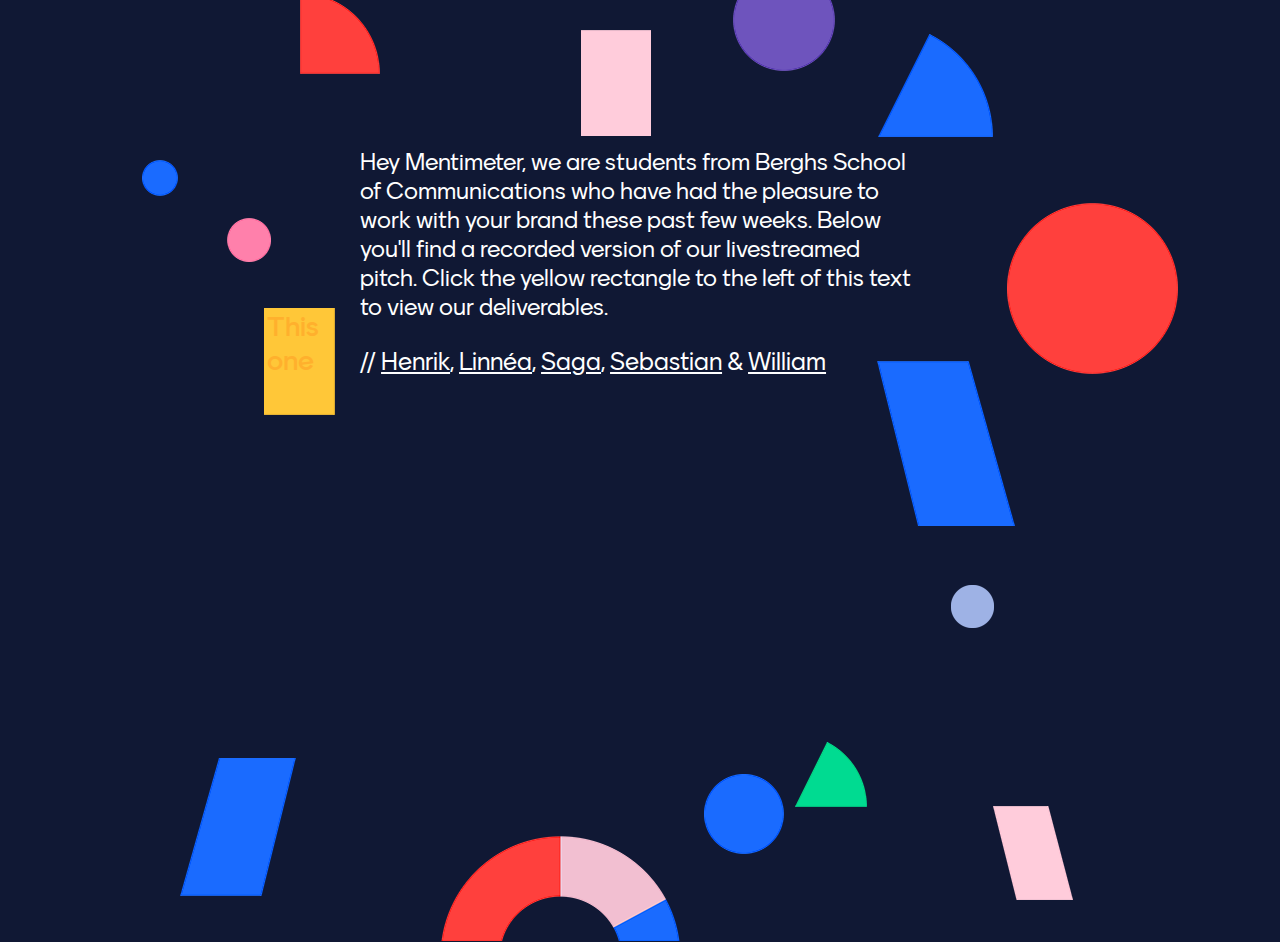
<file: index.html>
<!DOCTYPE html>
<html class="nojs html css_verticalspacer" lang="sv-SE">
 <head>

  <meta http-equiv="Content-type" content="text/html;charset=UTF-8"/>
  <meta name="generator" content="2018.1.0.386"/>
  <meta name="viewport" content="width=device-width, initial-scale=1.0"/>
  
  <script type="text/javascript">
   // Redirect to phone/tablet as necessary
(function(c,b,d){var a=function(){if(navigator.maxTouchPoints>1)return!0;if(window.matchMedia&&window.matchMedia("(-moz-touch-enabled)").matches)return!0;for(var a=["Webkit","Moz","O","ms","Khtml"],b=0,c=a.length;b<c;b++){var d=a[b]+"MaxTouchPoints";if(d in navigator&&navigator[d])return!0}try{return document.createEvent("TouchEvent"),!0}catch(f){}return!1}(),f=function(a){a+="=";for(var b=document.cookie.split(";"),c=0;c<b.length;c++){for(var d=b[c];d.charAt(0)==" ";)d=d.substring(1,d.length);if(d.indexOf(a)==
0)return d.substring(a.length,d.length)}return null};if(f("inbrowserediting")!="true"){var h,f=f("devicelock");f=="phone"&&d?h=d:f=="tablet"&&b&&(h=b);if(f!=c&&!h)if(window.matchMedia)window.matchMedia("(max-device-width: 415px)").matches&&d?h=d:window.matchMedia("(max-device-width: 960px)").matches&&b&&a&&(h=b);else{var c=Math.min(screen.width,screen.height)/(window.devicePixelRatio||1),f=window.screen.systemXDPI||0,g=window.screen.systemYDPI||0,f=f>0&&g>0?Math.min(screen.width/f,screen.height/g):
0;(c<=370||f!=0&&f<=3)&&d?h=d:c<=960&&b&&a&&(h=b)}if(h)document.location=h+(document.location.search||"")+(document.location.hash||""),document.write('<style type="text/css">body {visibility:hidden}</style>')}})("desktop","","phone/index.html");

// Update the 'nojs'/'js' class on the html node
document.documentElement.className = document.documentElement.className.replace(/\bnojs\b/g, 'js');

// Check that all required assets are uploaded and up-to-date
if(typeof Muse == "undefined") window.Muse = {}; window.Muse.assets = {"required":["museutils.js", "museconfig.js", "jquery.watch.js", "require.js", "index.css"], "outOfDate":[]};
</script>
  
  <link media="only screen and (max-width: 370px)" rel="alternate" href="http://gruppmenti.com/phone/index.html"/>
  <link rel="shortcut icon" href="images/grupp-6-favicon.ico?crc=4106469425"/>
  <title>Grupp 6</title>
  <!-- CSS -->
  <link rel="stylesheet" type="text/css" href="css/site_global.css?crc=531255699"/>
  <link rel="stylesheet" type="text/css" href="css/index.css?crc=3778633725" id="pagesheet"/>
    <!--HTML Widget code-->
  
<style type="text/css">#u1139.size_fluid_width_height iframe { position:absolute; left:0; top:0; }</style>

  <!--/*

*/
-->
 </head>
 <body>

  <div class="clearfix borderbox" id="page"><!-- group -->
   <div class="clip_frame grpelem" id="u119"><!-- image -->
    <img class="block" id="u119_img" src="images/asset%209%404x.png?crc=3999931089" alt="" data-heightwidthratio="1" data-image-width="36" data-image-height="36"/>
   </div>
   <div class="clearfix grpelem" id="ppu169"><!-- column -->
    <div class="clearfix colelem" id="pu169"><!-- group -->
     <div class="clip_frame grpelem" id="u169"><!-- image -->
      <img class="block" id="u169_img" src="images/asset%2017%404x.png?crc=3908215790" alt="" data-heightwidthratio="1.0125" data-image-width="80" data-image-height="81"/>
     </div>
     <div class="clip_frame grpelem" id="u204"><!-- image -->
      <img class="block" id="u204_img" src="images/asset%2012%404x.png?crc=4156228359" alt="" data-heightwidthratio="1.5142857142857142" data-image-width="70" data-image-height="106"/>
     </div>
     <div class="clip_frame grpelem" id="u225"><!-- image -->
      <img class="block" id="u225_img" src="images/asset%201%404x.png?crc=4146666003" alt="" data-heightwidthratio="1" data-image-width="102" data-image-height="102"/>
     </div>
     <div class="clip_frame grpelem" id="u162"><!-- image -->
      <img class="block" id="u162_img" src="images/asset%203%404x.png?crc=2469941" alt="" data-heightwidthratio="0.8956521739130435" data-image-width="115" data-image-height="103"/>
     </div>
    </div>
    <div class="clearfix colelem" id="ppu134"><!-- group -->
     <div class="clearfix grpelem" id="pu134"><!-- column -->
      <div class="clip_frame colelem" id="u134"><!-- image -->
       <img class="block" id="u134_img" src="images/asset%207%404x.png?crc=126326671" alt="" data-heightwidthratio="1" data-image-width="44" data-image-height="44"/>
      </div>
      <div class="clearfix colelem" id="u1154"><!-- group -->
       <a class="nonblock nontext clip_frame grpelem" id="u190" href="uttag.html"><!-- image --><img class="block" id="u190_img" src="images/asset%2014%404x.png?crc=437207474" alt="" data-heightwidthratio="1.5070422535211268" data-image-width="71" data-image-height="107"/></a>
       <a class="nonblock nontext clearfix grpelem" id="u1151-4" href="uttag.html"><!-- content --><p>This one</p></a>
      </div>
     </div>
     <div class="clip_frame grpelem" id="u127"><!-- image -->
      <img class="block" id="u127_img" src="images/asset%208%404x.png?crc=3978748004" alt="" data-heightwidthratio="1" data-image-width="171" data-image-height="171"/>
     </div>
     <div class="clip_frame grpelem" id="u148"><!-- image -->
      <img class="block" id="u148_img" src="images/asset%204%404x.png?crc=3929236536" alt="" data-heightwidthratio="1" data-image-width="43" data-image-height="43"/>
     </div>
     <div class="clip_frame grpelem" id="u183"><!-- image -->
      <img class="block" id="u183_img" src="images/asset%2015%404x.png?crc=84641388" alt="" data-heightwidthratio="0.9027777777777778" data-image-width="72" data-image-height="65"/>
     </div>
     <div class="clip_frame grpelem" id="u197"><!-- image -->
      <img class="block" id="u197_img" src="images/asset%2013%404x.png?crc=3775338455" alt="" data-heightwidthratio="1.1956521739130435" data-image-width="138" data-image-height="165"/>
     </div>
     <div class="clearfix grpelem" id="u628-4"><!-- content -->
      <p>Hey Mentimeter, we are students from Berghs School of Communications who have had the pleasure to work with your brand these past few weeks. Below you'll find a recorded version of our livestreamed pitch. Click the yellow rectangle to the left of this text to view our deliverables.</p>
     </div>
     <div class="Vit clearfix grpelem" id="u1147-18"><!-- content -->
      <p>// <a class="nonblock" href="http://henrikbilling.com/" target="_blank">Henrik</a>, <a class="nonblock" href="https://www.linkedin.com/in/linn%C3%A9a-amundson-422a79172/">Linnéa</a>, <a class="nonblock" href="http://sagawest.com" target="_blank">Saga</a>, <a class="nonblock" href="http://pandonis.com" target="_blank">Sebastian</a> &amp; <a class="nonblock" href="http://hirewilliam.com" target="_blank">William</a></p>
     </div>
     <div class="size_fluid_width_height grpelem" id="u1139" data-pintopage="page_fluidx" data-sizePolicy="fluidWidthHeight"><!-- custom html -->
      <div class="fluid_height_spacer"></div>
      
    <iframe class="actAsDiv" style="width:100%;height:100%;" src="//player.vimeo.com/video/480832313?title=1&amp;byline=1&amp;portrait=0&amp;color=FFFFFF&amp;autoplay=0&amp;loop=0&amp;wmode=transparent" frameborder="0" webkitAllowFullScreen mozallowfullscreen allowFullScreen></iframe>

     </div>
    </div>
   </div>
   <div class="verticalspacer" data-offset-top="807" data-content-above-spacer="806" data-content-below-spacer="0" data-sizePolicy="fixed" data-pintopage="page_fixedLeft"></div>
   <div class="clip_frame grpelem" id="u155"><!-- image -->
    <img class="block" id="u155_img" src="images/asset%205%404x.png?crc=4247094340" alt="" data-heightwidthratio="1.1896551724137931" data-image-width="116" data-image-height="138"/>
   </div>
   <div class="clip_frame grpelem" id="u141"><!-- image -->
    <img class="block" id="u141_img" src="images/asset%206%404x-crop-u141.png?crc=4146587996" alt="" data-heightwidthratio="0.5791245791245792" data-image-width="297" data-image-height="172"/>
   </div>
   <div class="clip_frame grpelem" id="u176"><!-- image -->
    <img class="block" id="u176_img" src="images/asset%2016%404x.png?crc=4236354365" alt="" data-heightwidthratio="1" data-image-width="80" data-image-height="80"/>
   </div>
   <div class="clip_frame grpelem" id="u218"><!-- image -->
    <img class="block" id="u218_img" src="images/asset%2010%404x.png?crc=3288486" alt="" data-heightwidthratio="1.175" data-image-width="80" data-image-height="94"/>
   </div>
  </div>
  <!-- Other scripts -->
  <script type="text/javascript">
   // Decide whether to suppress missing file error or not based on preference setting
var suppressMissingFileError = false
</script>
  <script type="text/javascript">
   window.Muse.assets.check=function(c){if(!window.Muse.assets.checked){window.Muse.assets.checked=!0;var b={},d=function(a,b){if(window.getComputedStyle){var c=window.getComputedStyle(a,null);return c&&c.getPropertyValue(b)||c&&c[b]||""}if(document.documentElement.currentStyle)return(c=a.currentStyle)&&c[b]||a.style&&a.style[b]||"";return""},a=function(a){if(a.match(/^rgb/))return a=a.replace(/\s+/g,"").match(/([\d\,]+)/gi)[0].split(","),(parseInt(a[0])<<16)+(parseInt(a[1])<<8)+parseInt(a[2]);if(a.match(/^\#/))return parseInt(a.substr(1),
16);return 0},f=function(f){for(var g=document.getElementsByTagName("link"),j=0;j<g.length;j++)if("text/css"==g[j].type){var l=(g[j].href||"").match(/\/?css\/([\w\-]+\.css)\?crc=(\d+)/);if(!l||!l[1]||!l[2])break;b[l[1]]=l[2]}g=document.createElement("div");g.className="version";g.style.cssText="display:none; width:1px; height:1px;";document.getElementsByTagName("body")[0].appendChild(g);for(j=0;j<Muse.assets.required.length;){var l=Muse.assets.required[j],k=l.match(/([\w\-\.]+)\.(\w+)$/),i=k&&k[1]?
k[1]:null,k=k&&k[2]?k[2]:null;switch(k.toLowerCase()){case "css":i=i.replace(/\W/gi,"_").replace(/^([^a-z])/gi,"_$1");g.className+=" "+i;i=a(d(g,"color"));k=a(d(g,"backgroundColor"));i!=0||k!=0?(Muse.assets.required.splice(j,1),"undefined"!=typeof b[l]&&(i!=b[l]>>>24||k!=(b[l]&16777215))&&Muse.assets.outOfDate.push(l)):j++;g.className="version";break;case "js":j++;break;default:throw Error("Unsupported file type: "+k);}}c?c().jquery!="1.8.3"&&Muse.assets.outOfDate.push("jquery-1.8.3.min.js"):Muse.assets.required.push("jquery-1.8.3.min.js");
g.parentNode.removeChild(g);if(Muse.assets.outOfDate.length||Muse.assets.required.length)g="En del filer på servern kanske saknas eller är felaktiga. Rensa webbläsarens cacheminne och försök igen. Kontakta webbplatsadministratören om problemet kvarstår.",f&&Muse.assets.outOfDate.length&&(g+="\nOut of date: "+Muse.assets.outOfDate.join(",")),f&&Muse.assets.required.length&&(g+="\nMissing: "+Muse.assets.required.join(",")),suppressMissingFileError?(g+="\nUse SuppressMissingFileError key in AppPrefs.xml to show missing file error pop up.",console.log(g)):alert(g)};location&&location.search&&location.search.match&&location.search.match(/muse_debug/gi)?
setTimeout(function(){f(!0)},5E3):f()}};
var muse_init=function(){require.config({baseUrl:""});require(["jquery","museutils","whatinput","jquery.watch"],function(c){var $ = c;$(document).ready(function(){try{
window.Muse.assets.check($);/* body */
Muse.Utils.transformMarkupToFixBrowserProblemsPreInit();/* body */
Muse.Utils.prepHyperlinks(true);/* body */
Muse.Utils.makeButtonsVisibleAfterSettingMinWidth();/* body */
Muse.Utils.fullPage('#page');/* 100% height page */
Muse.Utils.showWidgetsWhenReady();/* body */
Muse.Utils.transformMarkupToFixBrowserProblems();/* body */
}catch(b){if(b&&"function"==typeof b.notify?b.notify():Muse.Assert.fail("Error calling selector function: "+b),false)throw b;}})})};

</script>
  <!-- RequireJS script -->
  <script src="scripts/require.js?crc=7928878" type="text/javascript" async data-main="scripts/museconfig.js?crc=4286661555" onload="if (requirejs) requirejs.onError = function(requireType, requireModule) { if (requireType && requireType.toString && requireType.toString().indexOf && 0 <= requireType.toString().indexOf('#scripterror')) window.Muse.assets.check(); }" onerror="window.Muse.assets.check();"></script>
   </body>
</html>
</file>
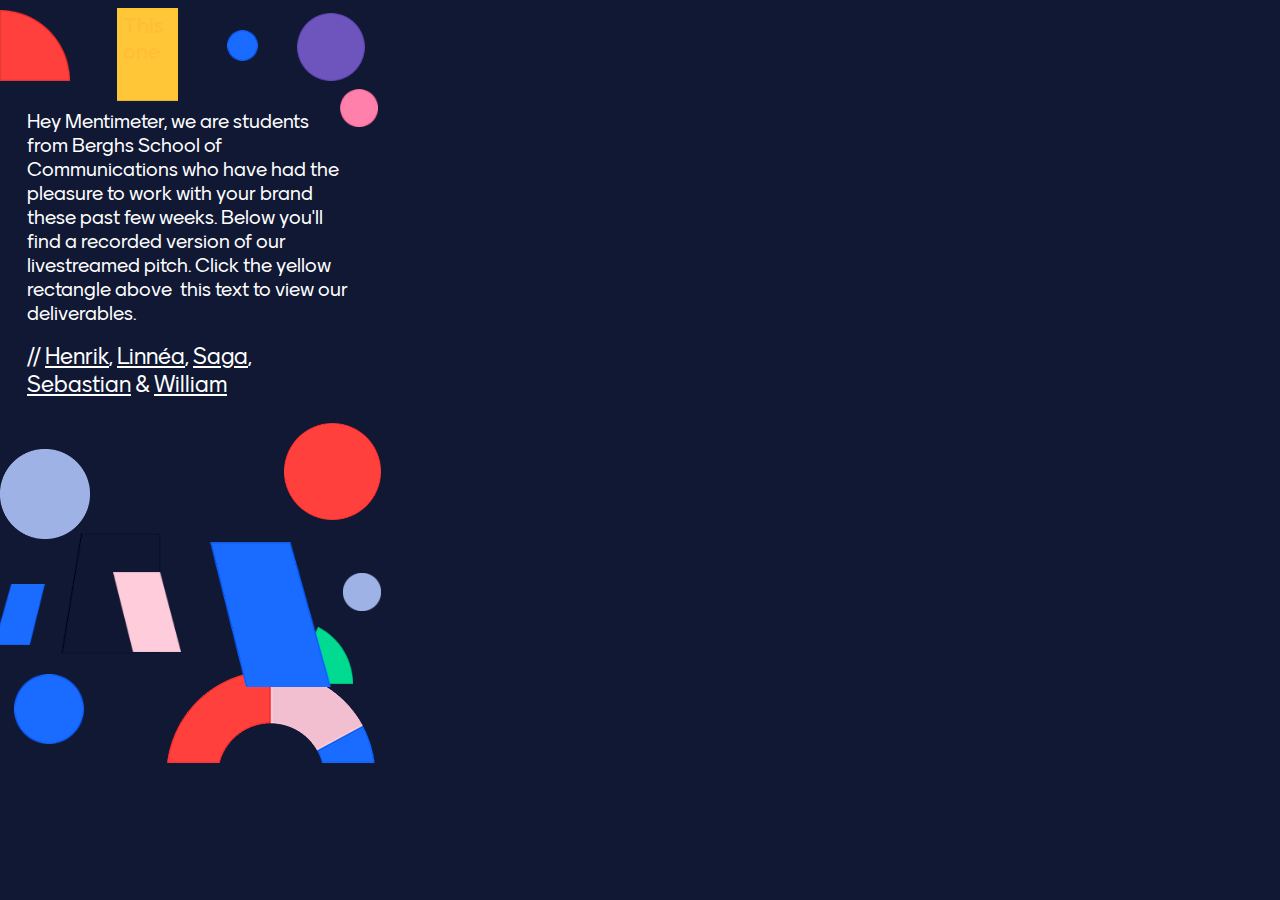
<file: phone/index.html>
<!DOCTYPE html>
<html class="nojs html css_verticalspacer" lang="sv-SE">
 <head>

  <meta http-equiv="Content-type" content="text/html;charset=UTF-8"/>
  <meta name="generator" content="2018.1.0.386"/>
  <meta name="viewport" content="width=device-width, initial-scale=1.0"/>
  
  <script type="text/javascript">
   // Update the 'nojs'/'js' class on the html node
document.documentElement.className = document.documentElement.className.replace(/\bnojs\b/g, 'js');

// Check that all required assets are uploaded and up-to-date
if(typeof Muse == "undefined") window.Muse = {}; window.Muse.assets = {"required":["museutils.js", "museconfig.js", "jquery.watch.js", "require.js", "index.css"], "outOfDate":[]};
</script>
  
  <link rel="canonical" href="http://gruppmenti.com/index.html"/>
  <link rel="shortcut icon" href="../images/grupp-6-favicon.ico?crc=494403687"/>
  <title>Grupp 6</title>
  <!-- CSS -->
  <link rel="stylesheet" type="text/css" href="../css/site_global.css?crc=531255699"/>
  <link rel="stylesheet" type="text/css" href="css/index.css?crc=4038789477" id="pagesheet"/>
    <!--HTML Widget code-->
  
<style type="text/css">#u1157.size_fluid_width_height iframe { position:absolute; left:0; top:0; }</style>

  <!--/*

*/
-->
 </head>
 <body>

  <div class="clearfix borderbox" id="page"><!-- column -->
   <div class="position_content" id="page_position_content">
    <div class="clearfix colelem" id="pu321"><!-- group -->
     <div class="clip_frame grpelem" id="u321"><!-- image -->
      <img class="block" id="u321_img" src="../images/asset%209%404x.png?crc=3999931089" alt="" data-heightwidthratio="1" data-image-width="31" data-image-height="31"/>
     </div>
     <div class="clip_frame grpelem" id="u325"><!-- image -->
      <img class="block" id="u325_img" src="../images/asset%207%404x.png?crc=126326671" alt="" data-heightwidthratio="1" data-image-width="38" data-image-height="38"/>
     </div>
     <div class="clip_frame grpelem" id="u335"><!-- image -->
      <img class="block" id="u335_img" src="../images/asset%2017%404x.png?crc=3908215790" alt="" data-heightwidthratio="1.0142857142857142" data-image-width="70" data-image-height="71"/>
     </div>
     <div class="clip_frame grpelem" id="u352"><!-- image -->
      <img class="block" id="u352_img" src="../images/asset%201%404x.png?crc=4146666003" alt="" data-heightwidthratio="1" data-image-width="68" data-image-height="68"/>
     </div>
     <div class="clearfix grpelem" id="u1168-4"><!-- content -->
      <p>Hey Mentimeter, we are students from Berghs School of Communications who have had the pleasure to work with your brand these past few weeks. Below you'll find a recorded version of our livestreamed pitch. Click the yellow rectangle above&nbsp; this text to view our deliverables.</p>
     </div>
     <div class="clearfix grpelem" id="u1177"><!-- group -->
      <a class="nonblock nontext clip_frame grpelem" id="u345" href="uttag.html"><!-- image --><img class="block" id="u345_img" src="../images/asset%2014%404x.png?crc=437207474" alt="" data-heightwidthratio="1.5" data-image-width="62" data-image-height="93"/></a>
      <a class="nonblock nontext clearfix grpelem" id="u1174-4" href="uttag.html"><!-- content --><p>This one</p></a>
     </div>
    </div>
    <div class="Vit clearfix colelem" id="u1169-18"><!-- content -->
     <p>// <a class="nonblock" href="http://henrikbilling.com/" target="_blank">Henrik</a>, <a class="nonblock" href="https://www.linkedin.com/in/linn%C3%A9a-amundson-422a79172/">Linnéa</a>, <a class="nonblock" href="http://sagawest.com" target="_blank">Saga</a>, <a class="nonblock" href="http://pandonis.com" target="_blank">Sebastian</a> &amp; <a class="nonblock" href="http://hirewilliam.com" target="_blank">William</a></p>
    </div>
    <div class="clearfix colelem" id="pu323"><!-- group -->
     <div class="clip_frame grpelem" id="u323"><!-- image -->
      <img class="block" id="u323_img" src="../images/asset%208%404x.png?crc=3978748004" alt="" data-heightwidthratio="1" data-image-width="97" data-image-height="97"/>
     </div>
     <div class="clip_frame grpelem" id="u327"><!-- image -->
      <img class="block" id="u327_img" src="../images/asset%206%404x-crop-u327.png?crc=4238640256" alt="" data-heightwidthratio="0.6213991769547325" data-image-width="243" data-image-height="151"/>
     </div>
     <div class="clip_frame grpelem" id="u329"><!-- image -->
      <img class="block" id="u329_img" src="../images/asset%204%404x.png?crc=3929236536" alt="" data-heightwidthratio="1" data-image-width="38" data-image-height="38"/>
     </div>
     <div class="clip_frame grpelem" id="u331"><!-- image -->
      <img class="block" id="u331_img" src="../images/asset%205%404x.png?crc=4247094340" alt="" data-heightwidthratio="1.1764705882352942" data-image-width="51" data-image-height="60"/>
     </div>
     <div class="clip_frame grpelem" id="u333"><!-- image -->
      <img class="block" id="u333_img" src="../images/asset%204%404x.png?crc=3929236536" alt="" data-heightwidthratio="1" data-image-width="90" data-image-height="90"/>
     </div>
     <div class="clip_frame grpelem" id="u337"><!-- image -->
      <img class="block" id="u337_img" src="../images/asset%2016%404x.png?crc=4236354365" alt="" data-heightwidthratio="1" data-image-width="70" data-image-height="70"/>
     </div>
     <div class="clip_frame grpelem" id="u339"><!-- image -->
      <img class="block" id="u339_img" src="../images/asset%2015%404x.png?crc=84641388" alt="" data-heightwidthratio="0.8888888888888888" data-image-width="63" data-image-height="56"/>
     </div>
     <div class="clip_frame grpelem" id="u343"><!-- image -->
      <img class="block" id="u343_img" src="../images/asset%2013%404x.png?crc=3775338455" alt="" data-heightwidthratio="1.1900826446280992" data-image-width="121" data-image-height="144"/>
     </div>
     <div class="clearfix grpelem" id="u347"><!-- group -->
      <div class="clip_frame grpelem" id="u348"><!-- image -->
       <img class="block" id="u348_img" src="../images/asset%2011%404x.png?crc=3986397722" alt="" data-heightwidthratio="1.21" data-image-width="100" data-image-height="121"/>
      </div>
      <div class="clip_frame grpelem" id="u350"><!-- image -->
       <img class="block" id="u350_img" src="../images/asset%2010%404x.png?crc=3288486" alt="" data-heightwidthratio="1.1764705882352942" data-image-width="68" data-image-height="80"/>
      </div>
     </div>
     <div class="size_fluid_width_height grpelem" id="u1157" data-pintopage="page_fluidx" data-sizePolicy="fluidWidthHeight"><!-- custom html -->
      <div class="fluid_height_spacer"></div>
      
    <iframe class="actAsDiv" style="width:100%;height:100%;" src="//player.vimeo.com/video/480832313?title=1&amp;byline=1&amp;portrait=0&amp;color=FFFFFF&amp;autoplay=0&amp;loop=0&amp;wmode=transparent" frameborder="0" webkitAllowFullScreen mozallowfullscreen allowFullScreen></iframe>

     </div>
    </div>
    <div class="verticalspacer" data-offset-top="762" data-content-above-spacer="762" data-content-below-spacer="0" data-sizePolicy="fixed" data-pintopage="page_fixedLeft"></div>
   </div>
  </div>
  <!-- Other scripts -->
  <script type="text/javascript">
   // Decide whether to suppress missing file error or not based on preference setting
var suppressMissingFileError = false
</script>
  <script type="text/javascript">
   window.Muse.assets.check=function(c){if(!window.Muse.assets.checked){window.Muse.assets.checked=!0;var b={},d=function(a,b){if(window.getComputedStyle){var c=window.getComputedStyle(a,null);return c&&c.getPropertyValue(b)||c&&c[b]||""}if(document.documentElement.currentStyle)return(c=a.currentStyle)&&c[b]||a.style&&a.style[b]||"";return""},a=function(a){if(a.match(/^rgb/))return a=a.replace(/\s+/g,"").match(/([\d\,]+)/gi)[0].split(","),(parseInt(a[0])<<16)+(parseInt(a[1])<<8)+parseInt(a[2]);if(a.match(/^\#/))return parseInt(a.substr(1),
16);return 0},f=function(f){for(var g=document.getElementsByTagName("link"),j=0;j<g.length;j++)if("text/css"==g[j].type){var l=(g[j].href||"").match(/\/?css\/([\w\-]+\.css)\?crc=(\d+)/);if(!l||!l[1]||!l[2])break;b[l[1]]=l[2]}g=document.createElement("div");g.className="version";g.style.cssText="display:none; width:1px; height:1px;";document.getElementsByTagName("body")[0].appendChild(g);for(j=0;j<Muse.assets.required.length;){var l=Muse.assets.required[j],k=l.match(/([\w\-\.]+)\.(\w+)$/),i=k&&k[1]?
k[1]:null,k=k&&k[2]?k[2]:null;switch(k.toLowerCase()){case "css":i=i.replace(/\W/gi,"_").replace(/^([^a-z])/gi,"_$1");g.className+=" "+i;i=a(d(g,"color"));k=a(d(g,"backgroundColor"));i!=0||k!=0?(Muse.assets.required.splice(j,1),"undefined"!=typeof b[l]&&(i!=b[l]>>>24||k!=(b[l]&16777215))&&Muse.assets.outOfDate.push(l)):j++;g.className="version";break;case "js":j++;break;default:throw Error("Unsupported file type: "+k);}}c?c().jquery!="1.8.3"&&Muse.assets.outOfDate.push("jquery-1.8.3.min.js"):Muse.assets.required.push("jquery-1.8.3.min.js");
g.parentNode.removeChild(g);if(Muse.assets.outOfDate.length||Muse.assets.required.length)g="En del filer på servern kanske saknas eller är felaktiga. Rensa webbläsarens cacheminne och försök igen. Kontakta webbplatsadministratören om problemet kvarstår.",f&&Muse.assets.outOfDate.length&&(g+="\nOut of date: "+Muse.assets.outOfDate.join(",")),f&&Muse.assets.required.length&&(g+="\nMissing: "+Muse.assets.required.join(",")),suppressMissingFileError?(g+="\nUse SuppressMissingFileError key in AppPrefs.xml to show missing file error pop up.",console.log(g)):alert(g)};location&&location.search&&location.search.match&&location.search.match(/muse_debug/gi)?
setTimeout(function(){f(!0)},5E3):f()}};
var muse_init=function(){require.config({baseUrl:"../"});require(["jquery","museutils","whatinput","jquery.watch"],function(c){var $ = c;$(document).ready(function(){try{
window.Muse.assets.check($);/* body */
Muse.Utils.transformMarkupToFixBrowserProblemsPreInit();/* body */
Muse.Utils.prepHyperlinks(true);/* body */
Muse.Utils.makeButtonsVisibleAfterSettingMinWidth();/* body */
Muse.Utils.fullPage('#page');/* 100% height page */
Muse.Utils.showWidgetsWhenReady();/* body */
Muse.Utils.transformMarkupToFixBrowserProblems();/* body */
}catch(b){if(b&&"function"==typeof b.notify?b.notify():Muse.Assert.fail("Error calling selector function: "+b),false)throw b;}})})};

</script>
  <!-- RequireJS script -->
  <script src="../scripts/require.js?crc=7928878" type="text/javascript" async data-main="../scripts/museconfig.js?crc=4286661555" onload="if (requirejs) requirejs.onError = function(requireType, requireModule) { if (requireType && requireType.toString && requireType.toString().indexOf && 0 <= requireType.toString().indexOf('#scripterror')) window.Muse.assets.check(); }" onerror="window.Muse.assets.check();"></script>
   </body>
</html>
</file>
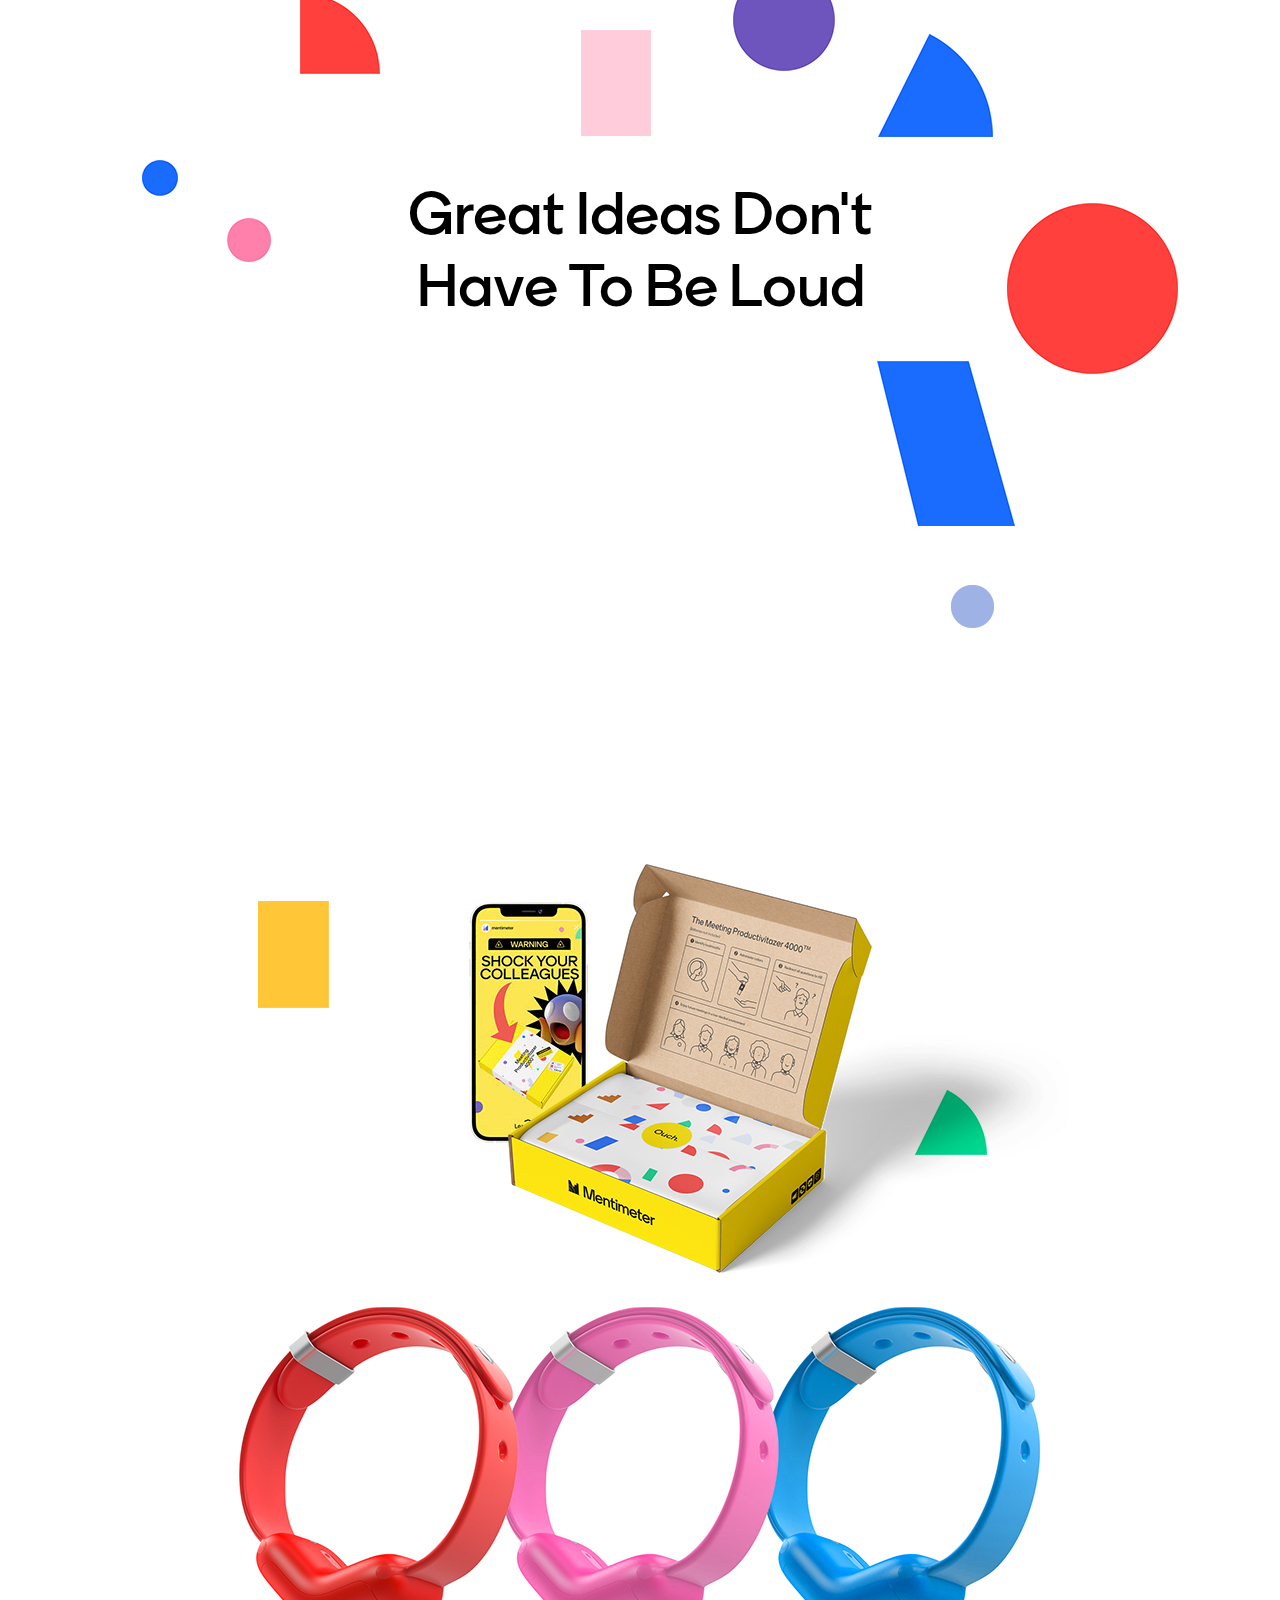
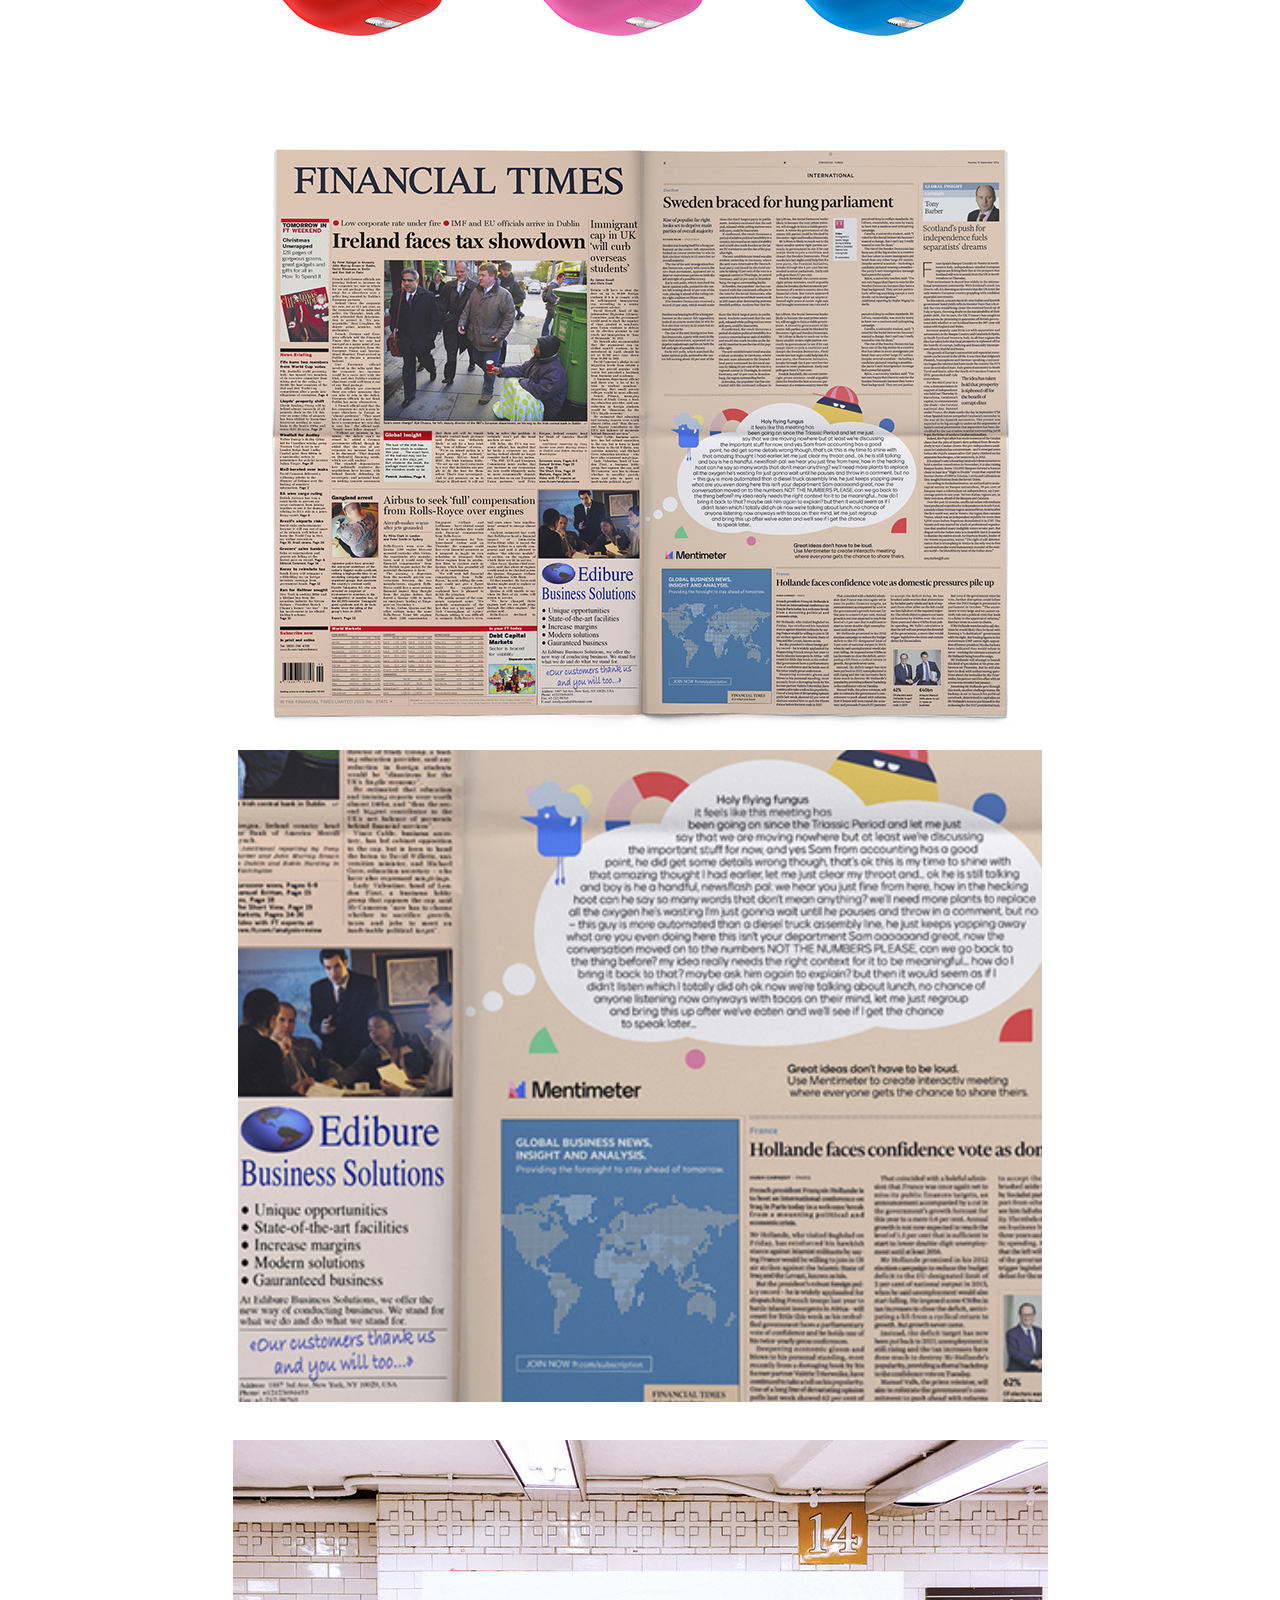
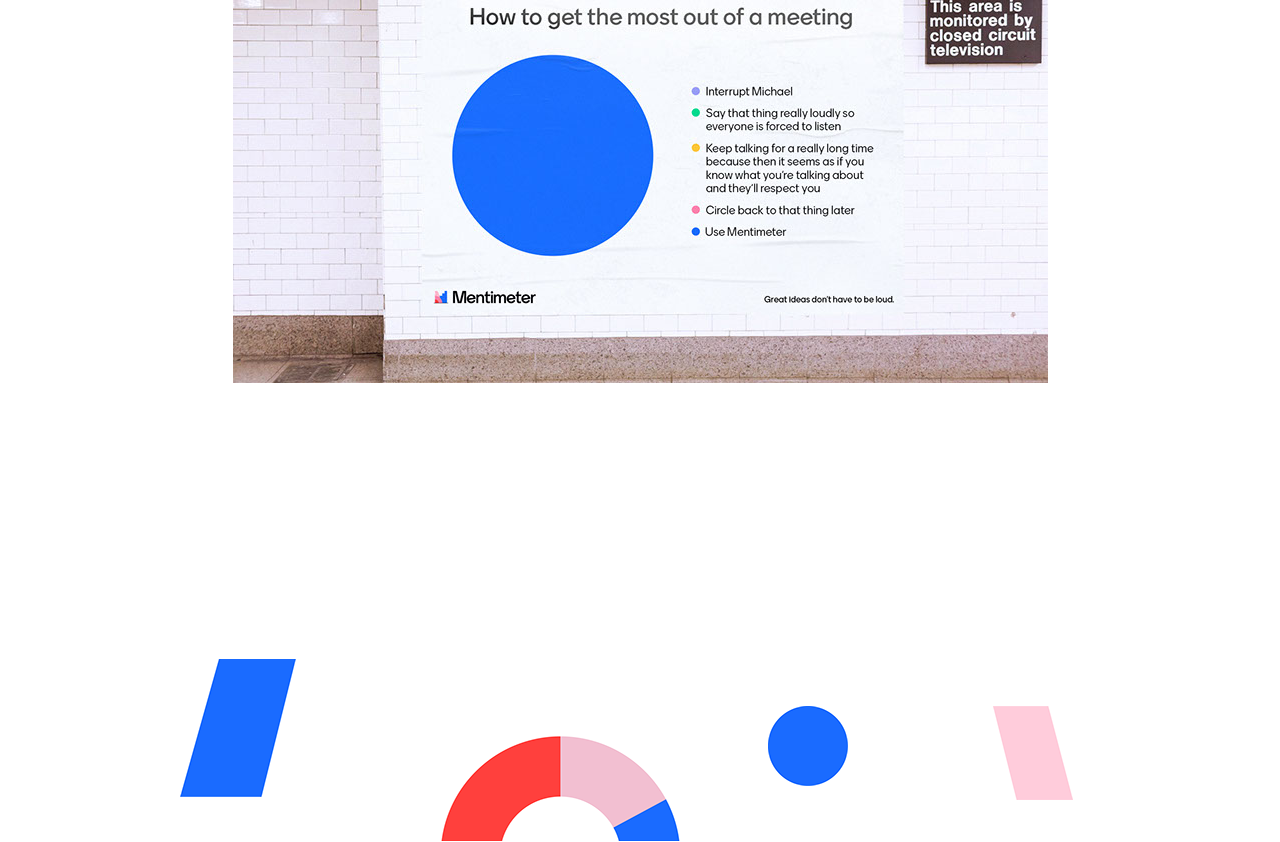
<file: uttag.html>
<!DOCTYPE html>
<html class="nojs html css_verticalspacer" lang="sv-SE">
 <head>

  <meta http-equiv="Content-type" content="text/html;charset=UTF-8"/>
  <meta name="generator" content="2018.1.0.386"/>
  <meta name="viewport" content="width=device-width, initial-scale=1.0"/>
  
  <script type="text/javascript">
   // Redirect to phone/tablet as necessary
(function(c,b,d){var a=function(){if(navigator.maxTouchPoints>1)return!0;if(window.matchMedia&&window.matchMedia("(-moz-touch-enabled)").matches)return!0;for(var a=["Webkit","Moz","O","ms","Khtml"],b=0,c=a.length;b<c;b++){var d=a[b]+"MaxTouchPoints";if(d in navigator&&navigator[d])return!0}try{return document.createEvent("TouchEvent"),!0}catch(f){}return!1}(),f=function(a){a+="=";for(var b=document.cookie.split(";"),c=0;c<b.length;c++){for(var d=b[c];d.charAt(0)==" ";)d=d.substring(1,d.length);if(d.indexOf(a)==
0)return d.substring(a.length,d.length)}return null};if(f("inbrowserediting")!="true"){var h,f=f("devicelock");f=="phone"&&d?h=d:f=="tablet"&&b&&(h=b);if(f!=c&&!h)if(window.matchMedia)window.matchMedia("(max-device-width: 415px)").matches&&d?h=d:window.matchMedia("(max-device-width: 960px)").matches&&b&&a&&(h=b);else{var c=Math.min(screen.width,screen.height)/(window.devicePixelRatio||1),f=window.screen.systemXDPI||0,g=window.screen.systemYDPI||0,f=f>0&&g>0?Math.min(screen.width/f,screen.height/g):
0;(c<=370||f!=0&&f<=3)&&d?h=d:c<=960&&b&&a&&(h=b)}if(h)document.location=h+(document.location.search||"")+(document.location.hash||""),document.write('<style type="text/css">body {visibility:hidden}</style>')}})("desktop","","phone/uttag.html");

// Update the 'nojs'/'js' class on the html node
document.documentElement.className = document.documentElement.className.replace(/\bnojs\b/g, 'js');

// Check that all required assets are uploaded and up-to-date
if(typeof Muse == "undefined") window.Muse = {}; window.Muse.assets = {"required":["museutils.js", "museconfig.js", "jquery.watch.js", "require.js", "uttag.css"], "outOfDate":[]};
</script>
  
  <link media="only screen and (max-width: 370px)" rel="alternate" href="http://gruppmenti.com/phone/uttag.html"/>
  <link rel="shortcut icon" href="images/uttag-favicon.ico?crc=494403687"/>
  <title>Uttag</title>
  <!-- CSS -->
  <link rel="stylesheet" type="text/css" href="css/site_global.css?crc=444006867"/>
  <link rel="stylesheet" type="text/css" href="css/uttag.css?crc=443158674" id="pagesheet"/>
    <!--/*

*/
-->
 </head>
 <body>

  <div class="clearfix borderbox" id="page"><!-- group -->
   <div class="clip_frame grpelem" id="u670"><!-- image -->
    <img class="block" id="u670_img" src="images/asset%209%404x.png?crc=3999931089" alt="" data-heightwidthratio="1" data-image-width="36" data-image-height="36"/>
   </div>
   <div class="clearfix grpelem" id="ppu680"><!-- column -->
    <div class="clearfix colelem" id="pu680"><!-- group -->
     <div class="clip_frame grpelem" id="u680"><!-- image -->
      <img class="block" id="u680_img" src="images/asset%2017%404x.png?crc=3908215790" alt="" data-heightwidthratio="1.0125" data-image-width="80" data-image-height="81"/>
     </div>
     <div class="clip_frame grpelem" id="u693"><!-- image -->
      <img class="block" id="u693_img" src="images/asset%2012%404x.png?crc=4156228359" alt="" data-heightwidthratio="1.5142857142857142" data-image-width="70" data-image-height="106"/>
     </div>
     <div class="clip_frame grpelem" id="u676"><!-- image -->
      <img class="block" id="u676_img" src="images/asset%201%404x.png?crc=4146666003" alt="" data-heightwidthratio="1" data-image-width="102" data-image-height="102"/>
     </div>
     <div class="clip_frame grpelem" id="u663"><!-- image -->
      <img class="block" id="u663_img" src="images/asset%203%404x.png?crc=2469941" alt="" data-heightwidthratio="0.8956521739130435" data-image-width="115" data-image-height="103"/>
     </div>
    </div>
    <div class="clearfix colelem" id="pu688"><!-- group -->
     <div class="clip_frame grpelem" id="u688"><!-- image -->
      <img class="block" id="u688_img" src="images/asset%208%404x.png?crc=3978748004" alt="" data-heightwidthratio="1" data-image-width="171" data-image-height="171"/>
     </div>
     <div class="clip_frame grpelem" id="u682"><!-- image -->
      <img class="block" id="u682_img" src="images/asset%207%404x.png?crc=126326671" alt="" data-heightwidthratio="1" data-image-width="44" data-image-height="44"/>
     </div>
     <div class="clip_frame grpelem" id="u665"><!-- image -->
      <img class="block" id="u665_img" src="images/asset%2013%404x.png?crc=3775338455" alt="" data-heightwidthratio="1.1956521739130435" data-image-width="138" data-image-height="165"/>
     </div>
     <div class="clearfix grpelem" id="u749-6"><!-- content -->
      <p>Great Ideas Don't</p>
      <p>Have To Be Loud</p>
     </div>
     <div class="grpelem" id="u757"><!-- custom html -->
      <iframe width="400" height="225" src="https://www.youtube.com/embed/jOdjgVq_PwE" frameborder="0" allow="accelerometer; autoplay; clipboard-write; encrypted-media; gyroscope; picture-in-picture" allowfullscreen></iframe>
     </div>
    </div>
    <div class="clearfix colelem" id="pu691"><!-- group -->
     <div class="clip_frame grpelem" id="u691"><!-- image -->
      <img class="block" id="u691_img" src="images/asset%204%404x.png?crc=3929236536" alt="" data-heightwidthratio="1" data-image-width="43" data-image-height="43"/>
     </div>
     <div class="grpelem" id="u761"><!-- custom html -->
      <iframe width="400" height="225" src="https://www.youtube.com/embed/kttMPq8EDYo" frameborder="0" allow="accelerometer; autoplay; clipboard-write; encrypted-media; gyroscope; picture-in-picture" allowfullscreen></iframe>
     </div>
     <div class="grpelem" id="u766"><!-- custom html -->
      <iframe width="400" height="225" src="https://www.youtube.com/embed/g3IY6t11x1c" frameborder="0" allow="accelerometer; autoplay; clipboard-write; encrypted-media; gyroscope; picture-in-picture" allowfullscreen></iframe>
     </div>
    </div>
    <div class="clearfix colelem" id="pu771"><!-- group -->
     <div class="clip_frame grpelem" id="u771"><!-- image -->
      <img class="block" id="u771_img" src="images/inklistrad%20bild%201920x1080-crop-u771.jpg?crc=4104530159" alt="" data-heightwidthratio="1.9758064516129032" data-image-width="124" data-image-height="245"/>
     </div>
     <div class="clip_frame grpelem" id="u678"><!-- image -->
      <img class="block" id="u678_img" src="images/asset%2015%404x.png?crc=84641388" alt="" data-heightwidthratio="0.9027777777777778" data-image-width="72" data-image-height="65"/>
     </div>
     <div class="clip_frame grpelem" id="u672"><!-- image -->
      <img class="block" id="u672_img" src="images/asset%2014%404x.png?crc=437207474" alt="" data-heightwidthratio="1.5070422535211268" data-image-width="71" data-image-height="107"/>
     </div>
     <div class="clip_frame grpelem" id="u780"><!-- image -->
      <img class="block" id="u780_img" src="images/tazer%20box%20%c3%a5pen-crop-u780.png?crc=4053538720" alt="" data-heightwidthratio="0.7403508771929824" data-image-width="570" data-image-height="422"/>
     </div>
     <div class="clip_frame grpelem" id="u820"><!-- image -->
      <img class="block" id="u820_img" src="images/collars.png?crc=4192687940" alt="" data-heightwidthratio="0.5620347394540943" data-image-width="806" data-image-height="453"/>
     </div>
    </div>
    <div class="clip_frame colelem" id="u830"><!-- image -->
     <img class="block" id="u830_img" src="images/menti%20print%200151805x653.png?crc=82560193" alt="" data-heightwidthratio="0.8109452736318408" data-image-width="804" data-image-height="652"/>
    </div>
    <div class="clip_frame colelem" id="u847"><!-- image -->
     <img class="block" id="u847_img" src="images/menti%20print%200151-crop-u847.png?crc=84218701" alt="" data-heightwidthratio="0.8099378881987578" data-image-width="805" data-image-height="652"/>
    </div>
    <div class="clip_frame colelem" id="u854"><!-- image -->
     <img class="block" id="u854_img" src="images/ooh%203.jpg?crc=342460517" alt="" data-heightwidthratio="0.6662576687116565" data-image-width="815" data-image-height="543"/>
    </div>
   </div>
   <div class="verticalspacer" data-offset-top="3583" data-content-above-spacer="3583" data-content-below-spacer="0" data-sizePolicy="fixed" data-pintopage="page_fixedLeft"></div>
   <div class="clip_frame grpelem" id="u684"><!-- image -->
    <img class="block" id="u684_img" src="images/asset%205%404x.png?crc=4247094340" alt="" data-heightwidthratio="1.1896551724137931" data-image-width="116" data-image-height="138"/>
   </div>
   <div class="clip_frame grpelem" id="u686"><!-- image -->
    <img class="block" id="u686_img" src="images/asset%206%404x-crop-u686.png?crc=4146587996" alt="" data-heightwidthratio="0.5791245791245792" data-image-width="297" data-image-height="172"/>
   </div>
   <div class="clip_frame grpelem" id="u674"><!-- image -->
    <img class="block" id="u674_img" src="images/asset%2016%404x.png?crc=4236354365" alt="" data-heightwidthratio="1" data-image-width="80" data-image-height="80"/>
   </div>
   <div class="clip_frame grpelem" id="u667"><!-- image -->
    <img class="block" id="u667_img" src="images/asset%2010%404x.png?crc=3288486" alt="" data-heightwidthratio="1.175" data-image-width="80" data-image-height="94"/>
   </div>
  </div>
  <!-- Other scripts -->
  <script type="text/javascript">
   // Decide whether to suppress missing file error or not based on preference setting
var suppressMissingFileError = false
</script>
  <script type="text/javascript">
   window.Muse.assets.check=function(c){if(!window.Muse.assets.checked){window.Muse.assets.checked=!0;var b={},d=function(a,b){if(window.getComputedStyle){var c=window.getComputedStyle(a,null);return c&&c.getPropertyValue(b)||c&&c[b]||""}if(document.documentElement.currentStyle)return(c=a.currentStyle)&&c[b]||a.style&&a.style[b]||"";return""},a=function(a){if(a.match(/^rgb/))return a=a.replace(/\s+/g,"").match(/([\d\,]+)/gi)[0].split(","),(parseInt(a[0])<<16)+(parseInt(a[1])<<8)+parseInt(a[2]);if(a.match(/^\#/))return parseInt(a.substr(1),
16);return 0},f=function(f){for(var g=document.getElementsByTagName("link"),j=0;j<g.length;j++)if("text/css"==g[j].type){var l=(g[j].href||"").match(/\/?css\/([\w\-]+\.css)\?crc=(\d+)/);if(!l||!l[1]||!l[2])break;b[l[1]]=l[2]}g=document.createElement("div");g.className="version";g.style.cssText="display:none; width:1px; height:1px;";document.getElementsByTagName("body")[0].appendChild(g);for(j=0;j<Muse.assets.required.length;){var l=Muse.assets.required[j],k=l.match(/([\w\-\.]+)\.(\w+)$/),i=k&&k[1]?
k[1]:null,k=k&&k[2]?k[2]:null;switch(k.toLowerCase()){case "css":i=i.replace(/\W/gi,"_").replace(/^([^a-z])/gi,"_$1");g.className+=" "+i;i=a(d(g,"color"));k=a(d(g,"backgroundColor"));i!=0||k!=0?(Muse.assets.required.splice(j,1),"undefined"!=typeof b[l]&&(i!=b[l]>>>24||k!=(b[l]&16777215))&&Muse.assets.outOfDate.push(l)):j++;g.className="version";break;case "js":j++;break;default:throw Error("Unsupported file type: "+k);}}c?c().jquery!="1.8.3"&&Muse.assets.outOfDate.push("jquery-1.8.3.min.js"):Muse.assets.required.push("jquery-1.8.3.min.js");
g.parentNode.removeChild(g);if(Muse.assets.outOfDate.length||Muse.assets.required.length)g="En del filer på servern kanske saknas eller är felaktiga. Rensa webbläsarens cacheminne och försök igen. Kontakta webbplatsadministratören om problemet kvarstår.",f&&Muse.assets.outOfDate.length&&(g+="\nOut of date: "+Muse.assets.outOfDate.join(",")),f&&Muse.assets.required.length&&(g+="\nMissing: "+Muse.assets.required.join(",")),suppressMissingFileError?(g+="\nUse SuppressMissingFileError key in AppPrefs.xml to show missing file error pop up.",console.log(g)):alert(g)};location&&location.search&&location.search.match&&location.search.match(/muse_debug/gi)?
setTimeout(function(){f(!0)},5E3):f()}};
var muse_init=function(){require.config({baseUrl:""});require(["jquery","museutils","whatinput","jquery.watch"],function(c){var $ = c;$(document).ready(function(){try{
window.Muse.assets.check($);/* body */
Muse.Utils.transformMarkupToFixBrowserProblemsPreInit();/* body */
Muse.Utils.prepHyperlinks(true);/* body */
Muse.Utils.makeButtonsVisibleAfterSettingMinWidth();/* body */
Muse.Utils.fullPage('#page');/* 100% height page */
Muse.Utils.showWidgetsWhenReady();/* body */
Muse.Utils.transformMarkupToFixBrowserProblems();/* body */
}catch(b){if(b&&"function"==typeof b.notify?b.notify():Muse.Assert.fail("Error calling selector function: "+b),false)throw b;}})})};

</script>
  <!-- RequireJS script -->
  <script src="scripts/require.js?crc=7928878" type="text/javascript" async data-main="scripts/museconfig.js?crc=4286661555" onload="if (requirejs) requirejs.onError = function(requireType, requireModule) { if (requireType && requireType.toString && requireType.toString().indexOf && 0 <= requireType.toString().indexOf('#scripterror')) window.Muse.assets.check(); }" onerror="window.Muse.assets.check();"></script>
   </body>
</html>
</file>
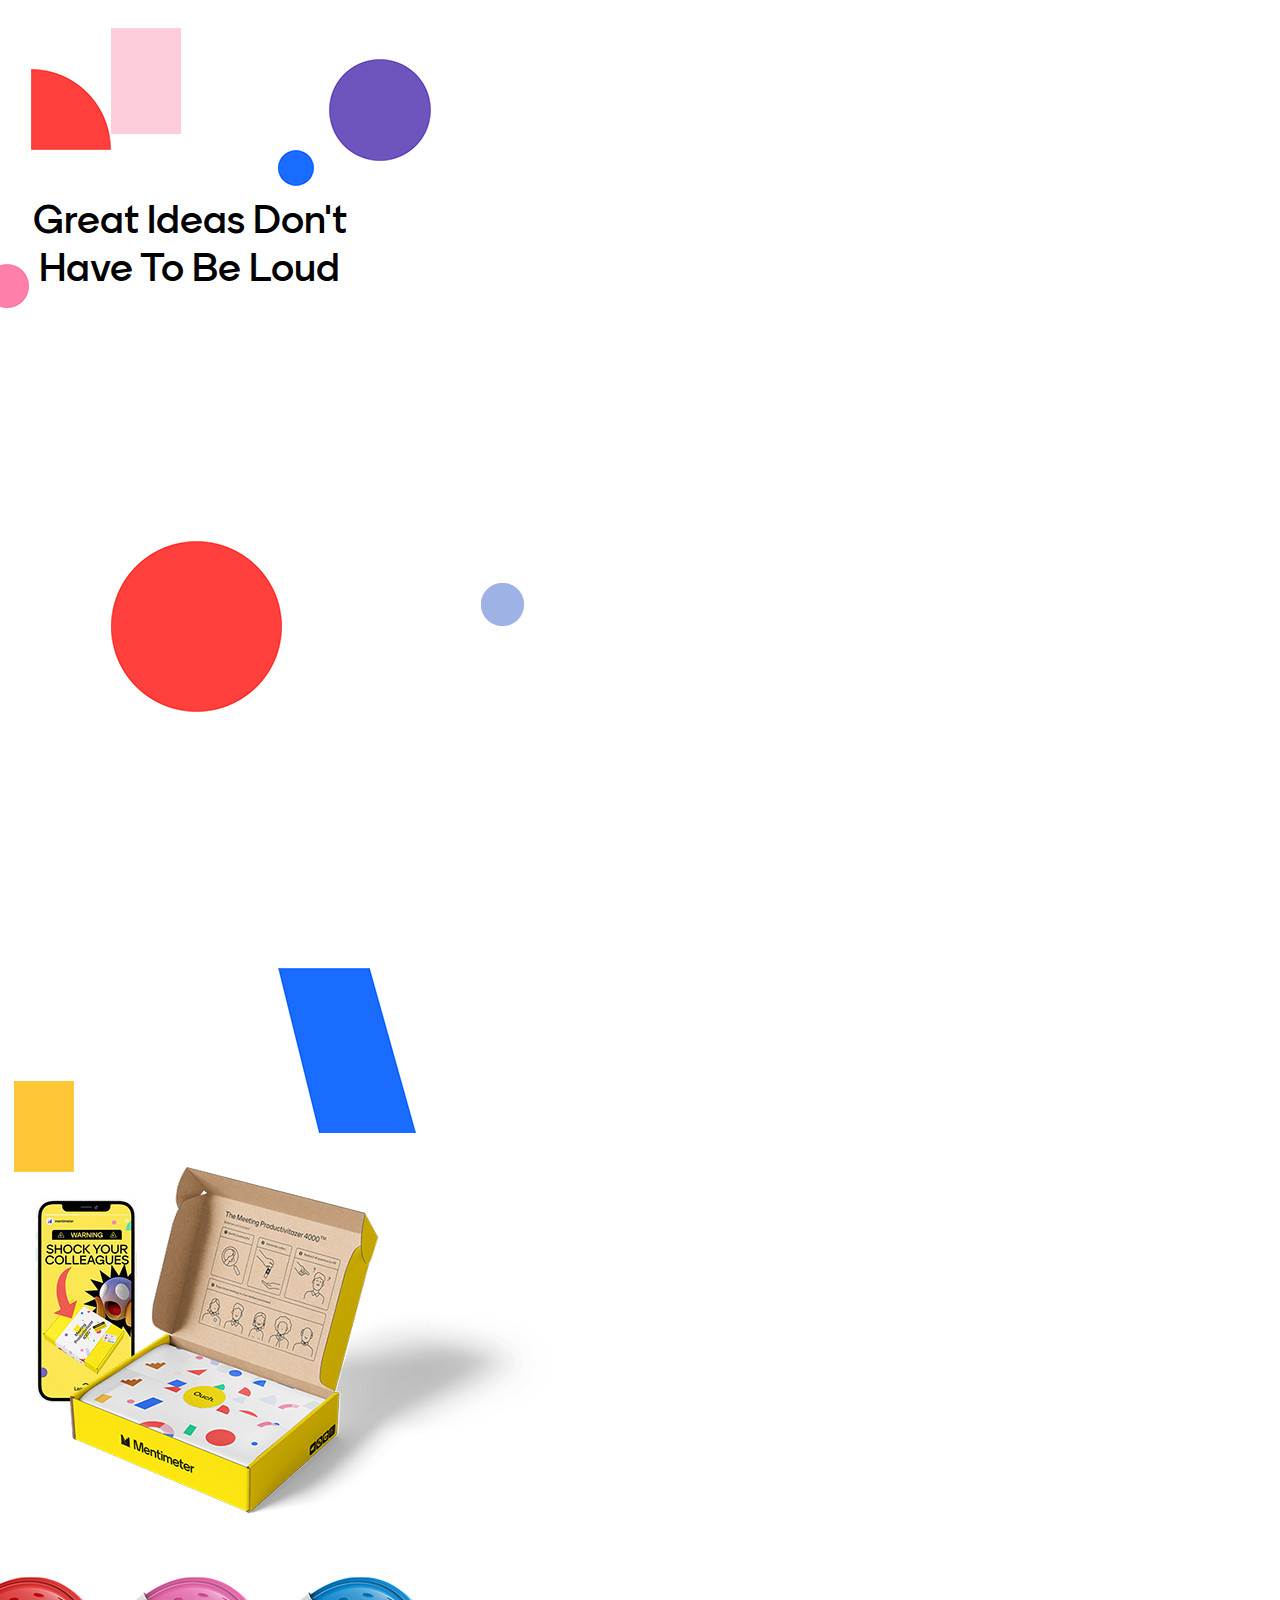
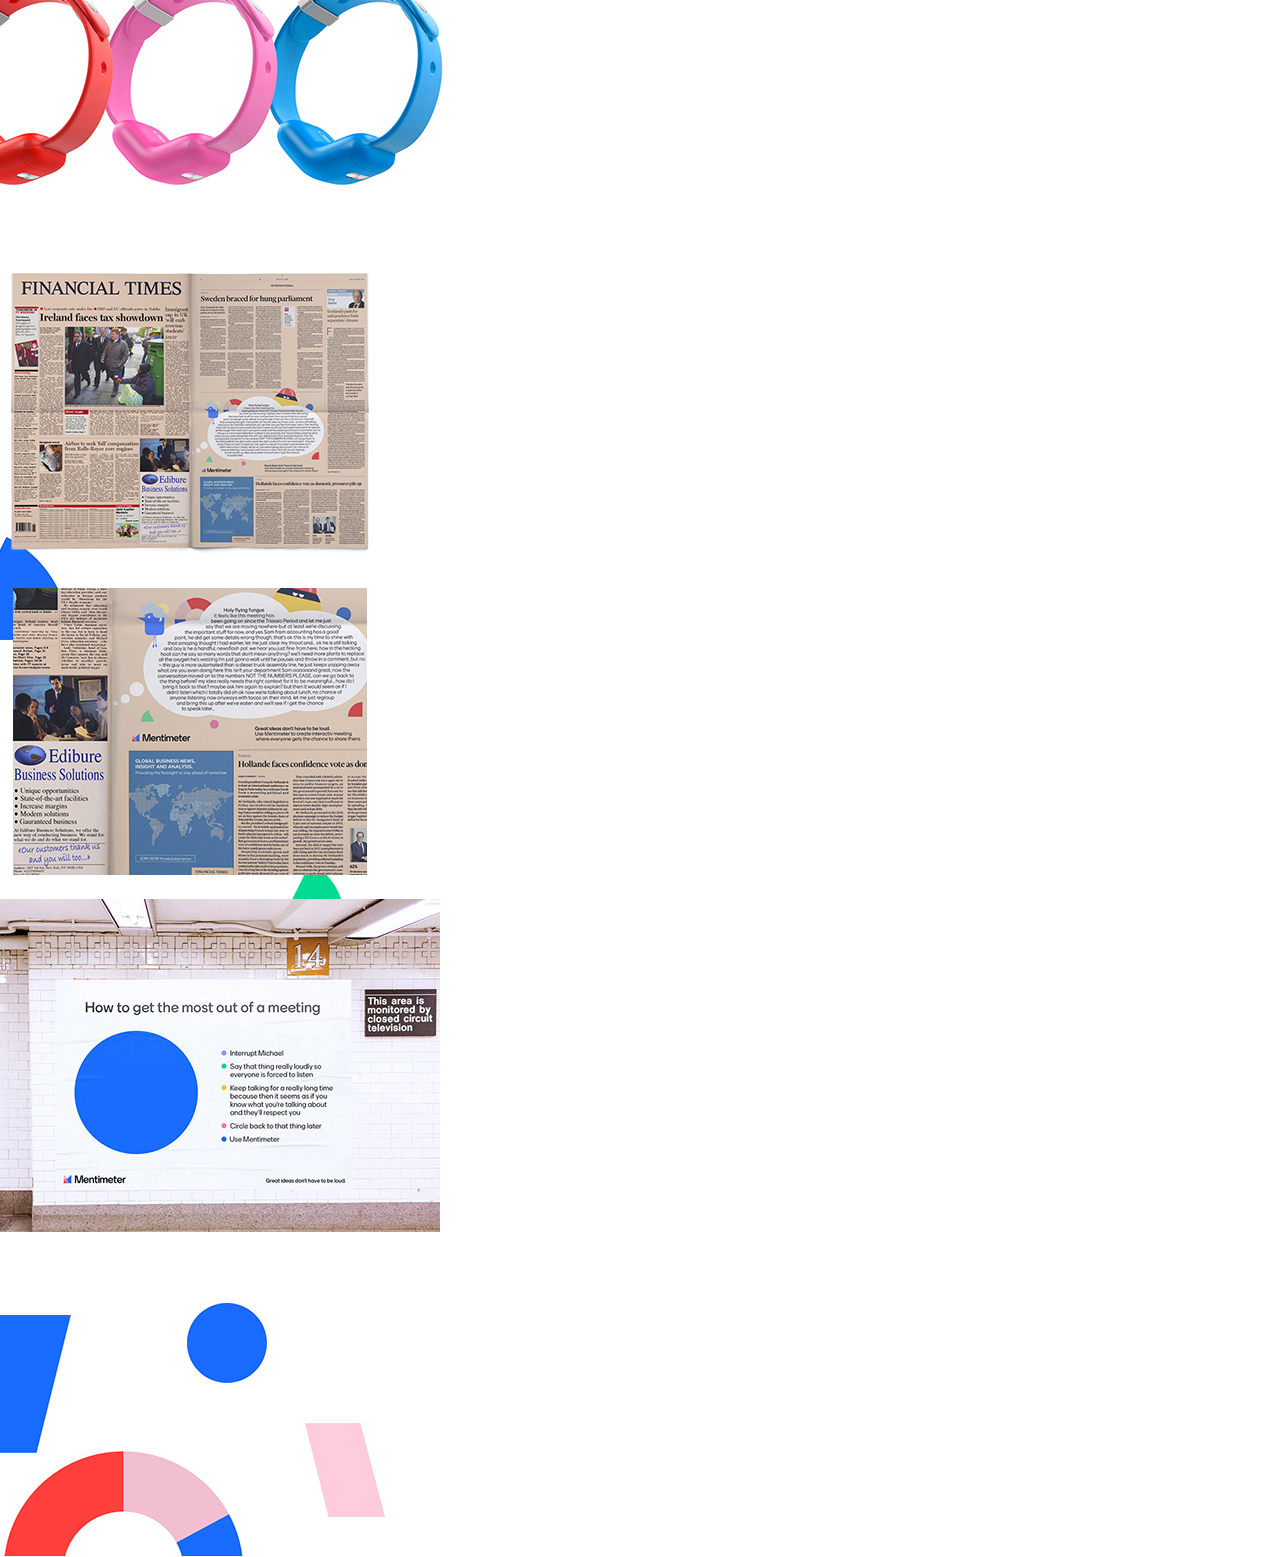
<file: phone/uttag.html>
<!DOCTYPE html>
<html class="nojs html css_verticalspacer" lang="sv-SE">
 <head>

  <meta http-equiv="Content-type" content="text/html;charset=UTF-8"/>
  <meta name="generator" content="2018.1.0.386"/>
  <meta name="viewport" content="width=device-width, initial-scale=1.0"/>
  
  <script type="text/javascript">
   // Update the 'nojs'/'js' class on the html node
document.documentElement.className = document.documentElement.className.replace(/\bnojs\b/g, 'js');

// Check that all required assets are uploaded and up-to-date
if(typeof Muse == "undefined") window.Muse = {}; window.Muse.assets = {"required":["museutils.js", "museconfig.js", "jquery.watch.js", "require.js", "uttag.css"], "outOfDate":[]};
</script>
  
  <link rel="canonical" href="http://gruppmenti.com/uttag.html"/>
  <link rel="shortcut icon" href="../images/uttag-favicon.ico?crc=494403687"/>
  <title>Uttag</title>
  <!-- CSS -->
  <link rel="stylesheet" type="text/css" href="../css/site_global.css?crc=444006867"/>
  <link rel="stylesheet" type="text/css" href="css/uttag.css?crc=463087019" id="pagesheet"/>
    <!--/*

*/
-->
 </head>
 <body>

  <div class="clearfix borderbox" id="page"><!-- group -->
   <div class="clearfix grpelem" id="ppu973"><!-- column -->
    <div class="clearfix colelem" id="pu973"><!-- group -->
     <div class="clip_frame grpelem" id="u973"><!-- image -->
      <img class="block" id="u973_img" src="../images/asset%2017%404x.png?crc=3908215790" alt="" data-heightwidthratio="1.0125" data-image-width="80" data-image-height="81"/>
     </div>
     <div class="clip_frame grpelem" id="u983"><!-- image -->
      <img class="block" id="u983_img" src="../images/asset%2012%404x.png?crc=4156228359" alt="" data-heightwidthratio="1.5142857142857142" data-image-width="70" data-image-height="106"/>
     </div>
     <div class="clip_frame grpelem" id="u959"><!-- image -->
      <img class="block" id="u959_img" src="../images/asset%209%404x.png?crc=3999931089" alt="" data-heightwidthratio="1" data-image-width="36" data-image-height="36"/>
     </div>
     <div class="clip_frame grpelem" id="u987"><!-- image -->
      <img class="block" id="u987_img" src="../images/asset%201%404x.png?crc=4146666003" alt="" data-heightwidthratio="1" data-image-width="102" data-image-height="102"/>
     </div>
    </div>
    <div class="clearfix colelem" id="pu963"><!-- group -->
     <div class="clip_frame grpelem" id="u963"><!-- image -->
      <img class="block" id="u963_img" src="../images/asset%207%404x.png?crc=126326671" alt="" data-heightwidthratio="1" data-image-width="44" data-image-height="44"/>
     </div>
     <div class="clearfix grpelem" id="u989-6"><!-- content -->
      <p>Great Ideas Don't</p>
      <p>Have To Be Loud</p>
     </div>
    </div>
    <div class="clearfix colelem" id="pu961"><!-- group -->
     <div class="clip_frame grpelem" id="u961"><!-- image -->
      <img class="block" id="u961_img" src="../images/asset%208%404x.png?crc=3978748004" alt="" data-heightwidthratio="1" data-image-width="171" data-image-height="171"/>
     </div>
     <div class="clip_frame grpelem" id="u967"><!-- image -->
      <img class="block" id="u967_img" src="../images/asset%204%404x.png?crc=3929236536" alt="" data-heightwidthratio="1" data-image-width="43" data-image-height="43"/>
     </div>
     <div class="grpelem" id="u990"><!-- custom html -->
      <iframe width="400" height="225" src="https://www.youtube.com/embed/jOdjgVq_PwE" frameborder="0" allow="accelerometer; autoplay; clipboard-write; encrypted-media; gyroscope; picture-in-picture" allowfullscreen></iframe>
     </div>
     <div class="grpelem" id="u992"><!-- custom html -->
      <iframe width="400" height="225" src="https://www.youtube.com/embed/g3IY6t11x1c" frameborder="0" allow="accelerometer; autoplay; clipboard-write; encrypted-media; gyroscope; picture-in-picture" allowfullscreen></iframe>
     </div>
    </div>
    <div class="clearfix colelem" id="pu957"><!-- group -->
     <div class="clip_frame grpelem" id="u957"><!-- image -->
      <img class="block" id="u957_img" src="../images/inklistrad%20bild%201920x1080-crop-u957.jpg?crc=4258760027" alt="" data-heightwidthratio="1.9714285714285715" data-image-width="105" data-image-height="207"/>
     </div>
     <div class="clip_frame grpelem" id="u979"><!-- image -->
      <img class="block" id="u979_img" src="../images/asset%2014%404x.png?crc=437207474" alt="" data-heightwidthratio="1.5166666666666666" data-image-width="60" data-image-height="91"/>
     </div>
     <div class="clip_frame grpelem" id="u981"><!-- image -->
      <img class="block" id="u981_img" src="../images/asset%2013%404x.png?crc=3775338455" alt="" data-heightwidthratio="1.1956521739130435" data-image-width="138" data-image-height="165"/>
     </div>
     <div class="grpelem" id="u991"><!-- custom html -->
      <iframe width="400" height="225" src="https://www.youtube.com/embed/kttMPq8EDYo" frameborder="0" allow="accelerometer; autoplay; clipboard-write; encrypted-media; gyroscope; picture-in-picture" allowfullscreen></iframe>
     </div>
     <div class="clip_frame grpelem" id="u993"><!-- image -->
      <img class="block" id="u993_img" src="../images/tazer%20box%20%c3%a5pen-crop-u993.png?crc=3844290401" alt="" data-heightwidthratio="0.7412008281573499" data-image-width="483" data-image-height="358"/>
     </div>
    </div>
    <div class="clip_frame colelem" id="u995"><!-- image -->
     <img class="block" id="u995_img" src="../images/collars509x287.png?crc=192980323" alt="" data-heightwidthratio="0.562992125984252" data-image-width="508" data-image-height="286"/>
    </div>
    <div class="clearfix colelem" id="pu971"><!-- group -->
     <div class="clip_frame grpelem" id="u971"><!-- image -->
      <img class="block" id="u971_img" src="../images/asset%203%404x.png?crc=2469941" alt="" data-heightwidthratio="0.8956521739130435" data-image-width="115" data-image-height="103"/>
     </div>
     <div class="clip_frame grpelem" id="u977"><!-- image -->
      <img class="block" id="u977_img" src="../images/asset%2015%404x.png?crc=84641388" alt="" data-heightwidthratio="0.9016393442622951" data-image-width="61" data-image-height="55"/>
     </div>
     <div class="clip_frame grpelem" id="u997"><!-- image -->
      <img class="block" id="u997_img" src="../images/menti%20print%200151392x318.png?crc=4174811410" alt="" data-heightwidthratio="0.8107416879795396" data-image-width="391" data-image-height="317"/>
     </div>
     <div class="clip_frame grpelem" id="u999"><!-- image -->
      <img class="block" id="u999_img" src="../images/menti%20print%200151-crop-u999.png?crc=302034375" alt="" data-heightwidthratio="0.8084507042253521" data-image-width="355" data-image-height="287"/>
     </div>
     <div class="clip_frame grpelem" id="u1001"><!-- image -->
      <img class="block" id="u1001_img" src="../images/ooh%203500x334.jpg?crc=3871200881" alt="" data-heightwidthratio="0.666" data-image-width="500" data-image-height="333"/>
     </div>
    </div>
   </div>
   <div class="verticalspacer" data-offset-top="2832" data-content-above-spacer="2831" data-content-below-spacer="0" data-sizePolicy="fixed" data-pintopage="page_fixedLeft"></div>
   <div class="clearfix grpelem" id="pu965"><!-- group -->
    <div class="clip_frame grpelem" id="u965"><!-- image -->
     <img class="block" id="u965_img" src="../images/asset%206%404x-crop-u965.png?crc=4146587996" alt="" data-heightwidthratio="0.5791245791245792" data-image-width="297" data-image-height="172"/>
    </div>
    <div class="clip_frame grpelem" id="u969"><!-- image -->
     <img class="block" id="u969_img" src="../images/asset%205%404x.png?crc=4247094340" alt="" data-heightwidthratio="1.1896551724137931" data-image-width="116" data-image-height="138"/>
    </div>
    <div class="clip_frame grpelem" id="u975"><!-- image -->
     <img class="block" id="u975_img" src="../images/asset%2016%404x.png?crc=4236354365" alt="" data-heightwidthratio="1" data-image-width="80" data-image-height="80"/>
    </div>
   </div>
   <div class="clip_frame grpelem" id="u985"><!-- image -->
    <img class="block" id="u985_img" src="../images/asset%2010%404x.png?crc=3288486" alt="" data-heightwidthratio="1.175" data-image-width="80" data-image-height="94"/>
   </div>
  </div>
  <!-- Other scripts -->
  <script type="text/javascript">
   // Decide whether to suppress missing file error or not based on preference setting
var suppressMissingFileError = false
</script>
  <script type="text/javascript">
   window.Muse.assets.check=function(c){if(!window.Muse.assets.checked){window.Muse.assets.checked=!0;var b={},d=function(a,b){if(window.getComputedStyle){var c=window.getComputedStyle(a,null);return c&&c.getPropertyValue(b)||c&&c[b]||""}if(document.documentElement.currentStyle)return(c=a.currentStyle)&&c[b]||a.style&&a.style[b]||"";return""},a=function(a){if(a.match(/^rgb/))return a=a.replace(/\s+/g,"").match(/([\d\,]+)/gi)[0].split(","),(parseInt(a[0])<<16)+(parseInt(a[1])<<8)+parseInt(a[2]);if(a.match(/^\#/))return parseInt(a.substr(1),
16);return 0},f=function(f){for(var g=document.getElementsByTagName("link"),j=0;j<g.length;j++)if("text/css"==g[j].type){var l=(g[j].href||"").match(/\/?css\/([\w\-]+\.css)\?crc=(\d+)/);if(!l||!l[1]||!l[2])break;b[l[1]]=l[2]}g=document.createElement("div");g.className="version";g.style.cssText="display:none; width:1px; height:1px;";document.getElementsByTagName("body")[0].appendChild(g);for(j=0;j<Muse.assets.required.length;){var l=Muse.assets.required[j],k=l.match(/([\w\-\.]+)\.(\w+)$/),i=k&&k[1]?
k[1]:null,k=k&&k[2]?k[2]:null;switch(k.toLowerCase()){case "css":i=i.replace(/\W/gi,"_").replace(/^([^a-z])/gi,"_$1");g.className+=" "+i;i=a(d(g,"color"));k=a(d(g,"backgroundColor"));i!=0||k!=0?(Muse.assets.required.splice(j,1),"undefined"!=typeof b[l]&&(i!=b[l]>>>24||k!=(b[l]&16777215))&&Muse.assets.outOfDate.push(l)):j++;g.className="version";break;case "js":j++;break;default:throw Error("Unsupported file type: "+k);}}c?c().jquery!="1.8.3"&&Muse.assets.outOfDate.push("jquery-1.8.3.min.js"):Muse.assets.required.push("jquery-1.8.3.min.js");
g.parentNode.removeChild(g);if(Muse.assets.outOfDate.length||Muse.assets.required.length)g="En del filer på servern kanske saknas eller är felaktiga. Rensa webbläsarens cacheminne och försök igen. Kontakta webbplatsadministratören om problemet kvarstår.",f&&Muse.assets.outOfDate.length&&(g+="\nOut of date: "+Muse.assets.outOfDate.join(",")),f&&Muse.assets.required.length&&(g+="\nMissing: "+Muse.assets.required.join(",")),suppressMissingFileError?(g+="\nUse SuppressMissingFileError key in AppPrefs.xml to show missing file error pop up.",console.log(g)):alert(g)};location&&location.search&&location.search.match&&location.search.match(/muse_debug/gi)?
setTimeout(function(){f(!0)},5E3):f()}};
var muse_init=function(){require.config({baseUrl:"../"});require(["jquery","museutils","whatinput","jquery.watch"],function(c){var $ = c;$(document).ready(function(){try{
window.Muse.assets.check($);/* body */
Muse.Utils.transformMarkupToFixBrowserProblemsPreInit();/* body */
Muse.Utils.prepHyperlinks(true);/* body */
Muse.Utils.makeButtonsVisibleAfterSettingMinWidth();/* body */
Muse.Utils.fullPage('#page');/* 100% height page */
Muse.Utils.showWidgetsWhenReady();/* body */
Muse.Utils.transformMarkupToFixBrowserProblems();/* body */
}catch(b){if(b&&"function"==typeof b.notify?b.notify():Muse.Assert.fail("Error calling selector function: "+b),false)throw b;}})})};

</script>
  <!-- RequireJS script -->
  <script src="../scripts/require.js?crc=7928878" type="text/javascript" async data-main="../scripts/museconfig.js?crc=4286661555" onload="if (requirejs) requirejs.onError = function(requireType, requireModule) { if (requireType && requireType.toString && requireType.toString().indexOf && 0 <= requireType.toString().indexOf('#scripterror')) window.Muse.assets.check(); }" onerror="window.Muse.assets.check();"></script>
   </body>
</html>
</file>
<file: css/site_global.css>
html{min-height:100%;min-width:100%;-ms-text-size-adjust:none;}body,div,dl,dt,dd,ul,ol,li,nav,h1,h2,h3,h4,h5,h6,pre,code,form,fieldset,legend,input,button,textarea,p,blockquote,th,td,a{margin:0px;padding:0px;border-width:0px;border-style:solid;border-color:transparent;-webkit-transform-origin:left top;-ms-transform-origin:left top;-o-transform-origin:left top;transform-origin:left top;background-repeat:no-repeat;}button.submit-btn{-moz-box-sizing:content-box;-webkit-box-sizing:content-box;box-sizing:content-box;}.transition{-webkit-transition-property:background-image,background-position,background-color,border-color,border-radius,color,font-size,font-style,font-weight,letter-spacing,line-height,text-align,box-shadow,text-shadow,opacity;transition-property:background-image,background-position,background-color,border-color,border-radius,color,font-size,font-style,font-weight,letter-spacing,line-height,text-align,box-shadow,text-shadow,opacity;}.transition *{-webkit-transition:inherit;transition:inherit;}table{border-collapse:collapse;border-spacing:0px;}fieldset,img{border:0px;border-style:solid;-webkit-transform-origin:left top;-ms-transform-origin:left top;-o-transform-origin:left top;transform-origin:left top;}address,caption,cite,code,dfn,em,strong,th,var,optgroup{font-style:inherit;font-weight:inherit;}del,ins{text-decoration:none;}li{list-style:none;}caption,th{text-align:left;}h1,h2,h3,h4,h5,h6{font-size:100%;font-weight:inherit;}input,button,textarea,select,optgroup,option{font-family:inherit;font-size:inherit;font-style:inherit;font-weight:inherit;}.form-grp input,.form-grp textarea{-webkit-appearance:none;-webkit-border-radius:0;}body{font-family:Arial, Helvetica Neue, Helvetica, sans-serif;text-align:left;font-size:14px;line-height:17px;word-wrap:break-word;text-rendering:optimizeLegibility;-moz-font-feature-settings:'liga';-ms-font-feature-settings:'liga';-webkit-font-feature-settings:'liga';font-feature-settings:'liga';}a:link{color:#0000FF;text-decoration:underline;}a:visited{color:#800080;text-decoration:underline;}a:hover{color:#0000FF;text-decoration:underline;}a:active{color:#EE0000;text-decoration:underline;}a.nontext{color:black;text-decoration:none;font-style:normal;font-weight:normal;}.Vit a:link{color:#FFFFFF;text-decoration:underline;}.Vit a:visited{color:#FFFFFF;text-decoration:underline;}.Vit a:hover{color:#FF0000;text-decoration:underline;}.Vit a:active{color:#FFFFFF;text-decoration:underline;}.normal_text{color:#000000;direction:ltr;font-family:Arial, Helvetica Neue, Helvetica, sans-serif;font-size:14px;font-style:normal;font-weight:normal;letter-spacing:0px;line-height:17px;text-align:left;text-decoration:none;text-indent:0px;text-transform:none;vertical-align:0px;padding:0px;}.list0 li:before{position:absolute;right:100%;letter-spacing:0px;text-decoration:none;font-weight:normal;font-style:normal;}.rtl-list li:before{right:auto;left:100%;}.nls-None > li:before,.nls-None .list3 > li:before,.nls-None .list6 > li:before{margin-right:6px;content:'•';}.nls-None .list1 > li:before,.nls-None .list4 > li:before,.nls-None .list7 > li:before{margin-right:6px;content:'○';}.nls-None,.nls-None .list1,.nls-None .list2,.nls-None .list3,.nls-None .list4,.nls-None .list5,.nls-None .list6,.nls-None .list7,.nls-None .list8{padding-left:34px;}.nls-None.rtl-list,.nls-None .list1.rtl-list,.nls-None .list2.rtl-list,.nls-None .list3.rtl-list,.nls-None .list4.rtl-list,.nls-None .list5.rtl-list,.nls-None .list6.rtl-list,.nls-None .list7.rtl-list,.nls-None .list8.rtl-list{padding-left:0px;padding-right:34px;}.nls-None .list2 > li:before,.nls-None .list5 > li:before,.nls-None .list8 > li:before{margin-right:6px;content:'-';}.nls-None.rtl-list > li:before,.nls-None .list1.rtl-list > li:before,.nls-None .list2.rtl-list > li:before,.nls-None .list3.rtl-list > li:before,.nls-None .list4.rtl-list > li:before,.nls-None .list5.rtl-list > li:before,.nls-None .list6.rtl-list > li:before,.nls-None .list7.rtl-list > li:before,.nls-None .list8.rtl-list > li:before{margin-right:0px;margin-left:6px;}.TabbedPanelsTab{white-space:nowrap;}.MenuBar .MenuBarView,.MenuBar .SubMenuView{display:block;list-style:none;}.MenuBar .SubMenu{display:none;position:absolute;}.NoWrap{white-space:nowrap;word-wrap:normal;}.rootelem{margin-left:auto;margin-right:auto;}.colelem{display:inline;float:left;clear:both;}.clearfix:after{content:"\0020";visibility:hidden;display:block;height:0px;clear:both;}*:first-child+html .clearfix{zoom:1;}.clip_frame{overflow:hidden;}.popup_anchor{position:relative;width:0px;height:0px;}.allow_click_through *{pointer-events:auto;}.popup_element{z-index:100000;}.svg{display:block;vertical-align:top;}span.wrap{content:'';clear:left;display:block;}span.actAsInlineDiv{display:inline-block;}.position_content,.excludeFromNormalFlow{float:left;}.preload_images{position:absolute;overflow:hidden;left:-9999px;top:-9999px;height:1px;width:1px;}.preload{height:1px;width:1px;}.animateStates{-webkit-transition:0.3s ease-in-out;-moz-transition:0.3s ease-in-out;-o-transition:0.3s ease-in-out;transition:0.3s ease-in-out;}[data-whatinput="mouse"] *:focus,[data-whatinput="touch"] *:focus,input:focus,textarea:focus{outline:none;}textarea{resize:none;overflow:auto;}.allow_click_through,.fld-prompt{pointer-events:none;}.wrapped-input{position:absolute;top:0px;left:0px;background:transparent;border:none;}.submit-btn{z-index:50000;cursor:pointer;}.anchor_item{width:22px;height:18px;}.MenuBar .SubMenuVisible,.MenuBarVertical .SubMenuVisible,.MenuBar .SubMenu .SubMenuVisible,.popup_element.Active,span.actAsPara,.actAsDiv,a.nonblock.nontext,img.block{display:block;}.widget_invisible,.js .invi,.js .mse_pre_init{visibility:hidden;}.ose_ei{visibility:hidden;z-index:0;}.no_vert_scroll{overflow-y:hidden;}.always_vert_scroll{overflow-y:scroll;}.always_horz_scroll{overflow-x:scroll;}.fullscreen{overflow:hidden;left:0px;top:0px;position:fixed;height:100%;width:100%;-moz-box-sizing:border-box;-webkit-box-sizing:border-box;-ms-box-sizing:border-box;box-sizing:border-box;}.fullwidth{position:absolute;}.borderbox{-moz-box-sizing:border-box;-webkit-box-sizing:border-box;-ms-box-sizing:border-box;box-sizing:border-box;}.scroll_wrapper{position:absolute;overflow:auto;left:0px;right:0px;top:0px;bottom:0px;padding-top:0px;padding-bottom:0px;margin-top:0px;margin-bottom:0px;}.browser_width > *{position:absolute;left:0px;right:0px;}.grpelem,.accordion_wrapper{display:inline;float:left;}.fld-checkbox input[type=checkbox],.fld-radiobutton input[type=radio]{position:absolute;overflow:hidden;clip:rect(0px, 0px, 0px, 0px);height:1px;width:1px;margin:-1px;padding:0px;border:0px;}.fld-checkbox input[type=checkbox] + label,.fld-radiobutton input[type=radio] + label{display:inline-block;background-repeat:no-repeat;cursor:pointer;float:left;width:100%;height:100%;}.pointer_cursor,.fld-recaptcha-mode,.fld-recaptcha-refresh,.fld-recaptcha-help{cursor:pointer;}p,h1,h2,h3,h4,h5,h6,ol,ul,span.actAsPara{max-height:1000000px;}.superscript{vertical-align:super;font-size:66%;line-height:0px;}.subscript{vertical-align:sub;font-size:66%;line-height:0px;}.horizontalSlideShow{-ms-touch-action:pan-y;touch-action:pan-y;}.verticalSlideShow{-ms-touch-action:pan-x;touch-action:pan-x;}.colelem100,.verticalspacer{clear:both;}.list0 li,.MenuBar .MenuItemContainer,.SlideShowContentPanel .fullscreen img,.css_verticalspacer .verticalspacer{position:relative;}.popup_element.Inactive,.js .disn,.js .an_invi,.hidden,.breakpoint{display:none;}#muse_css_mq{position:absolute;display:none;background-color:#FFFFFE;}.fluid_height_spacer{width:0.01px;}.muse_check_css{display:none;position:fixed;}@media screen and (-webkit-min-device-pixel-ratio:0){body{text-rendering:auto;}}
</file>
<file: css/index.css>
/*

*/
.version.index{color:#0000E1;background-color:#395FFD;}#muse_css_mq{background-color:#FFFFFF;}#page{z-index:1;min-height:942px;background-image:none;border-width:0px;border-color:#000000;background-color:transparent;width:100%;max-width:960px;margin-left:auto;margin-right:auto;}#u119{z-index:2;background-color:transparent;position:relative;margin-right:-10000px;margin-top:160px;width:3.75%;left:-1.88%;}#ppu169{z-index:0;margin-right:-10000px;margin-top:-31px;width:99.07%;margin-left:6.98%;}#pu169{z-index:16;width:72.98%;margin-left:7.68%;}#u169{z-index:16;background-color:transparent;position:relative;margin-right:-10000px;margin-top:24px;width:11.53%;}#u204{z-index:24;background-color:transparent;position:relative;margin-right:-10000px;margin-top:61px;width:10.09%;left:40.49%;}#u204_img{padding-bottom:1.4285714285714286%;width:100%;}#u225{z-index:28;background-color:transparent;position:relative;margin-right:-10000px;width:14.85%;left:62.4%;}#u225_img{padding-right:0.9708737864077669%;width:99.03%;}#u162{z-index:14;background-color:transparent;position:relative;margin-right:-10000px;margin-top:65px;width:16.72%;left:83.29%;}#u162_img{padding-right:0.8620689655172413%;width:99.14%;}#ppu134{z-index:0;margin-top:11px;width:100%;}#pu134{z-index:6;padding-bottom:0px;margin-right:-10000px;margin-top:70px;width:11.36%;}#u134{z-index:6;background-color:transparent;position:relative;width:41.67%;}#u134_img{padding-right:2.2222222222222223%;width:97.78%;}#u1154{z-index:53;border-width:0px;border-color:transparent;background-color:transparent;margin-top:46px;position:relative;width:65.75%;margin-left:34.26%;}#u190{z-index:54;background-color:transparent;position:relative;margin-right:-10000px;width:100%;}#u1151-4{z-index:56;min-height:102px;background-color:transparent;opacity:0.63;-ms-filter:"progid:DXImageTransform.Microsoft.Alpha(Opacity=63)";filter:alpha(opacity=63);color:#FFA427;font-size:28px;line-height:34px;font-family:'__Menti_5';font-weight:700;position:relative;margin-right:-10000px;margin-top:2px;width:91.55%;left:4.23%;}#u127{z-index:4;background-color:transparent;position:relative;margin-right:-10000px;margin-top:55px;width:17.99%;left:82.02%;}#u148{z-index:10;background-color:transparent;position:relative;margin-right:-10000px;margin-top:437px;width:4.53%;left:76.14%;}#u183{z-index:20;background-color:transparent;position:relative;margin-right:-10000px;margin-top:594px;width:7.58%;left:59.73%;}#u197{z-index:22;background-color:transparent;position:relative;margin-right:-10000px;margin-top:213px;width:14.52%;left:68.35%;}#u197_img{padding-bottom:0.7246376811594203%;width:100%;}#u628-4{z-index:30;min-height:171px;background-color:transparent;color:#FFFFFF;font-size:24px;line-height:29px;font-family:'__Menti_5';font-weight:400;position:relative;margin-right:-10000px;width:58.89%;left:13.99%;}#u1147-18{z-index:34;min-height:48px;background-color:transparent;color:#FFFFFF;font-size:25px;line-height:30px;font-family:'__Menti_5';font-weight:400;position:relative;margin-right:-10000px;margin-top:199px;width:58.89%;left:13.99%;}#u1139{z-index:52;border-width:0px;border-color:transparent;background-color:transparent;max-width:100000px;min-width:40px;position:relative;margin-right:-10000px;margin-top:283px;width:58.89%;left:13.99%;}#u1139 .fluid_height_spacer{padding-bottom:57.14285714285714%;}.css_verticalspacer .verticalspacer{height:calc(100vh - 806px);}#u155{z-index:12;background-color:transparent;position:relative;margin-right:-10000px;margin-top:-183px;width:12.09%;left:2.09%;}#u141{z-index:8;background-color:transparent;position:relative;margin-right:-10000px;margin-top:-172px;width:30.94%;left:25.73%;}#u176{z-index:18;background-color:transparent;position:relative;margin-right:-10000px;margin-top:-167px;width:8.34%;left:56.67%;}#u176_img{padding-bottom:1.25%;width:100%;}#u218{z-index:26;background-color:transparent;position:relative;margin-right:-10000px;margin-top:-135px;width:8.34%;left:86.78%;}#u119_img,#u169_img,#u190_img,#u127_img,#u148_img,#u183_img,#u155_img,#u141_img,#u218_img{width:100%;}.html{background-color:#101834;}body{position:relative;min-width:320px;}.verticalspacer{min-height:135px;}@font-face{font-family:'__Menti_5';src:url('../fonts/menti-bold.eot');src:local('☺'), url('../fonts/menti-bold.woff') format('woff');font-weight:700;font-style:normal;}@font-face{font-family:'__Menti_5';src:url('../fonts/menti-regular.eot');src:local('☺'), url('../fonts/menti-regular.woff') format('woff');font-weight:400;font-style:normal;}
</file>
<file: phone/css/index.css>
/*

*/
.version.index{color:#0000F0;background-color:#BB0965;}#muse_css_mq{background-color:#FFFFFF;}#page{z-index:1;min-height:624.8500000000003px;background-image:none;border-width:0px;border-color:#000000;background-color:transparent;padding-bottom:0px;width:100%;max-width:380px;}#page_position_content{padding-top:8px;width:100%;}#pu321{z-index:2;width:100%;}#u321{z-index:2;background-color:transparent;position:relative;margin-right:-10000px;margin-top:22px;width:8.16%;left:59.74%;}#u325{z-index:6;background-color:transparent;position:relative;margin-right:-10000px;margin-top:81px;width:10.27%;left:89.48%;}#u325_img{padding-right:2.5443934611170786%;width:97.44%;}#u335{z-index:16;background-color:transparent;position:relative;margin-right:-10000px;margin-top:2px;width:18.43%;}#u352{z-index:29;background-color:transparent;position:relative;margin-right:-10000px;margin-top:5px;width:18.16%;left:78.16%;}#u352_img{padding-right:1.4501552412948033%;width:98.56%;}#u1168-4{z-index:32;min-height:132px;background-color:transparent;color:#FFFFFF;font-size:20px;line-height:24px;font-family:'__Menti_5';font-weight:400;position:relative;margin-right:-10000px;margin-top:101px;width:85.79%;left:7.11%;}#u1177{z-index:54;border-width:0px;border-color:transparent;background-color:transparent;position:relative;margin-right:-10000px;width:16.06%;left:30.79%;}#u345{z-index:55;background-color:transparent;position:relative;margin-right:-10000px;width:100%;}#u345_img{width:101.64%;}#u1174-4{z-index:57;min-height:84px;background-color:transparent;opacity:0.25;-ms-filter:"progid:DXImageTransform.Microsoft.Alpha(Opacity=25)";filter:alpha(opacity=25);color:#FFA427;font-size:22px;line-height:26px;font-family:'__Menti_5';font-weight:700;position:relative;margin-right:-10000px;margin-top:5px;width:78.69%;left:9.84%;}#u1169-18{z-index:36;min-height:48px;background-color:transparent;color:#FFFFFF;font-size:23px;line-height:28px;font-family:'__Menti_5';font-weight:400;margin-top:18px;position:relative;width:85.79%;margin-left:7.11%;}#pu323{z-index:4;margin-top:12px;width:101.85%;margin-left:-1.58%;}#u323{z-index:4;background-color:transparent;position:relative;margin-right:-10000px;margin-top:12px;width:25.07%;left:74.94%;}#u327{z-index:8;background-color:transparent;position:relative;margin-right:-10000px;margin-top:201px;width:62.8%;left:36.96%;}#u329{z-index:10;background-color:transparent;position:relative;margin-right:-10000px;margin-top:162px;width:9.82%;left:90.19%;}#u331{z-index:12;background-color:transparent;position:relative;margin-right:-10000px;margin-top:173px;width:13.18%;}#u333{z-index:14;background-color:transparent;position:relative;margin-right:-10000px;margin-top:38px;width:26.1%;left:1.56%;}#u333_img{padding-right:10.85754106252546%;width:89.11%;}#u337{z-index:18;background-color:transparent;position:relative;margin-right:-10000px;margin-top:263px;width:18.09%;left:5.17%;}#u337_img{padding-bottom:1.4312213218783565%;width:100%;}#u339{z-index:20;background-color:transparent;position:relative;margin-right:-10000px;margin-top:216px;width:16.28%;left:76.49%;}#u321_img,#u335_img,#u323_img,#u327_img,#u329_img,#u331_img,#u339_img{width:100%;}#u343{z-index:22;background-color:transparent;position:relative;margin-right:-10000px;margin-top:131px;width:31.27%;left:55.82%;}#u343_img{padding-bottom:0.8296935199294818%;width:100%;}#u347{z-index:24;border-width:0px;border-color:transparent;background-color:transparent;position:relative;margin-right:-10000px;margin-top:122px;width:31.27%;left:17.32%;}#u348{z-index:25;background-color:transparent;position:relative;margin-right:-10000px;width:82.65%;}#u348_img{padding-bottom:0.9956322239153783%;width:100%;}#u350{z-index:27;background-color:transparent;position:relative;margin-right:-10000px;margin-top:39px;width:57.86%;left:42.98%;}#u350_img{padding-right:2.862442643756713%;padding-bottom:2.862442643756713%;width:97.15%;}#u1157{z-index:31;border-width:0px;border-color:transparent;background-color:transparent;max-width:100000px;min-width:40px;position:relative;margin-right:-10000px;width:87.34%;left:6.98%;}#u1157 .fluid_height_spacer{padding-bottom:55.02958579881657%;}.css_verticalspacer .verticalspacer{height:calc(100vh - 762px);}.html{background-color:#101834;}body{position:relative;min-width:320px;}@font-face{font-family:'__Menti_5';src:url('../../fonts/menti-bold.eot');src:local('☺'), url('../../fonts/menti-bold.woff') format('woff');font-weight:700;font-style:normal;}@font-face{font-family:'__Menti_5';src:url('../../fonts/menti-regular.eot');src:local('☺'), url('../../fonts/menti-regular.woff') format('woff');font-weight:400;font-style:normal;}
</file>
<file: css/uttag.css>
/*

*/
.version.uttag{color:#00001A;background-color:#6A1092;}#page{z-index:1;min-height:4042px;background-image:none;border-width:0px;border-color:#000000;background-color:transparent;width:100%;max-width:960px;margin-left:auto;margin-right:auto;}#u670{z-index:4;background-color:transparent;position:relative;margin-right:-10000px;margin-top:160px;width:3.75%;left:-1.88%;}#ppu680{z-index:0;padding-bottom:0px;margin-right:-10000px;margin-top:-31px;width:103.86%;margin-left:2.19%;}#pu680{z-index:18;width:69.61%;margin-left:11.94%;}#u680{z-index:18;background-color:transparent;position:relative;margin-right:-10000px;margin-top:24px;width:11.53%;}#u693{z-index:28;background-color:transparent;position:relative;margin-right:-10000px;margin-top:61px;width:10.09%;left:40.49%;}#u693_img{padding-bottom:1.4285714285714286%;width:100%;}#u676{z-index:32;background-color:transparent;position:relative;margin-right:-10000px;width:14.85%;left:62.4%;}#u676_img{padding-right:0.9708737864077669%;width:99.03%;}#u663{z-index:16;background-color:transparent;position:relative;margin-right:-10000px;margin-top:65px;width:16.72%;left:83.29%;}#u663_img{padding-right:0.8620689655172413%;width:99.14%;}#pu688{z-index:6;margin-top:41px;width:95.39%;margin-left:4.62%;}#u688{z-index:6;background-color:transparent;position:relative;margin-right:-10000px;margin-top:25px;width:17.99%;left:82.02%;}#u682{z-index:8;background-color:transparent;position:relative;margin-right:-10000px;margin-top:40px;width:4.74%;}#u682_img{padding-right:2.2222222222222223%;width:97.78%;}#u665{z-index:26;background-color:transparent;position:relative;margin-right:-10000px;margin-top:183px;width:14.52%;left:68.35%;}#u665_img{padding-bottom:0.7246376811594203%;width:100%;}#u749-6{z-index:34;min-height:135px;background-color:transparent;text-align:center;font-size:60px;line-height:72px;font-family:'__Menti_5';font-weight:700;position:relative;margin-right:-10000px;width:51.63%;left:17.67%;}#u757{z-index:40;min-height:229px;border-width:0px;border-color:transparent;background-color:transparent;position:relative;margin-right:-10000px;margin-top:161px;width:42.07%;left:22.4%;}#pu691{z-index:12;margin-top:10px;width:92.18%;}#u691{z-index:12;background-color:transparent;position:relative;margin-right:-10000px;margin-top:7px;width:4.68%;left:83.79%;}#u761{z-index:41;min-height:229px;border-width:0px;border-color:transparent;background-color:transparent;position:relative;margin-right:-10000px;width:43.53%;left:56.48%;}#u766{z-index:42;min-height:229px;border-width:0px;border-color:transparent;background-color:transparent;position:relative;margin-right:-10000px;width:43.53%;}#pu771{z-index:2;margin-top:45px;width:83.56%;margin-left:5.62%;}#u771{z-index:2;background-color:transparent;position:relative;margin-right:-10000px;margin-top:49px;width:14.77%;left:27.62%;}#u771_img{width:100.82%;}#u678{z-index:22;background-color:transparent;position:relative;margin-right:-10000px;margin-top:238px;width:8.65%;left:81.4%;}#u672{z-index:24;background-color:transparent;position:relative;margin-right:-10000px;margin-top:49px;width:8.53%;left:2.53%;}#u780{z-index:43;background-color:transparent;position:relative;margin-right:-10000px;width:68.43%;left:31.58%;}#u820{z-index:45;background-color:transparent;position:relative;margin-right:-10000px;margin-top:393px;width:96.76%;}#u830{z-index:47;background-color:transparent;position:relative;width:80.65%;margin-left:5.72%;}#u847{z-index:49;background-color:transparent;position:relative;width:80.65%;margin-left:5.72%;}#u847_img{width:100.13%;}#u854{z-index:51;background-color:transparent;margin-top:38px;position:relative;width:81.75%;margin-left:5.22%;}.css_verticalspacer .verticalspacer{height:calc(100vh - 3583px);}#u684{z-index:14;background-color:transparent;position:relative;margin-right:-10000px;margin-top:-183px;width:12.09%;left:2.09%;}#u686{z-index:10;background-color:transparent;position:relative;margin-right:-10000px;margin-top:-173px;width:30.94%;left:25.73%;}#u674{z-index:20;background-color:transparent;position:relative;margin-right:-10000px;margin-top:-136px;width:8.34%;left:63.34%;}#u674_img{padding-bottom:1.25%;width:100%;}#u667{z-index:30;background-color:transparent;position:relative;margin-right:-10000px;margin-top:-136px;width:8.34%;left:86.78%;}#u670_img,#u680_img,#u688_img,#u691_img,#u678_img,#u672_img,#u780_img,#u820_img,#u830_img,#u854_img,#u684_img,#u686_img,#u667_img{width:100%;}#muse_css_mq,.html{background-color:#FFFFFF;}body{position:relative;min-width:320px;}.verticalspacer{min-height:459px;}@font-face{font-family:'__Menti_5';src:url('../fonts/menti-bold.eot');src:local('☺'), url('../fonts/menti-bold.woff') format('woff');font-weight:700;font-style:normal;}
</file>
<file: phone/css/uttag.css>
/*

*/
.version.uttag{color:#00001B;background-color:#9A25AB;}#page{z-index:1;min-height:3157px;background-image:none;border-width:0px;border-color:#000000;background-color:transparent;width:100%;max-width:380px;}#ppu973{z-index:0;margin-right:-10000px;margin-top:28px;width:160.53%;margin-left:-16.85%;}#pu973{z-index:18;width:65.74%;margin-left:15.58%;}#u973{z-index:18;background-color:transparent;position:relative;margin-right:-10000px;margin-top:41px;width:19.96%;}#u983{z-index:28;background-color:transparent;position:relative;margin-right:-10000px;width:17.46%;left:19.96%;}#u983_img{padding-bottom:1.4285714285714286%;width:100%;}#u959{z-index:4;background-color:transparent;position:relative;margin-right:-10000px;margin-top:122px;width:8.98%;left:61.6%;}#u987{z-index:32;background-color:transparent;position:relative;margin-right:-10000px;margin-top:31px;width:25.69%;left:74.32%;}#u987_img{padding-right:0.9708737864077669%;width:99.03%;}#pu963{z-index:8;margin-top:10px;width:62.3%;margin-left:8.04%;}#u963{z-index:8;background-color:transparent;position:relative;margin-right:-10000px;margin-top:68px;width:11.85%;}#u963_img{padding-right:2.2222222222222223%;width:97.78%;}#u989-6{z-index:34;min-height:96px;background-color:transparent;text-align:center;font-size:40px;line-height:48px;font-family:'__Menti_5';font-weight:700;position:relative;margin-right:-10000px;width:92.37%;left:7.64%;}#pu961{z-index:6;margin-top:20px;width:87.55%;margin-left:8.86%;}#u961{z-index:6;background-color:transparent;position:relative;margin-right:-10000px;margin-top:213px;width:32.03%;left:22.66%;}#u967{z-index:12;background-color:transparent;position:relative;margin-right:-10000px;margin-top:255px;width:8.06%;left:91.95%;}#u990{z-index:40;min-height:229px;border-width:0px;border-color:transparent;background-color:transparent;position:relative;margin-right:-10000px;width:74.91%;}#u992{z-index:42;min-height:229px;border-width:0px;border-color:transparent;background-color:transparent;position:relative;margin-right:-10000px;margin-top:249px;width:74.91%;}#pu957{z-index:2;margin-top:19px;width:91.15%;margin-left:8.86%;}#u957{z-index:2;background-color:transparent;position:relative;margin-right:-10000px;margin-top:373px;width:18.71%;left:7.92%;}#u957_img{width:100.97%;}#u979{z-index:24;background-color:transparent;position:relative;margin-right:-10000px;margin-top:256px;width:10.8%;left:4.32%;}#u981{z-index:26;background-color:transparent;position:relative;margin-right:-10000px;margin-top:143px;width:24.83%;left:51.8%;}#u981_img{padding-bottom:0.7246376811594203%;width:100%;}#u991{z-index:41;min-height:229px;border-width:0px;border-color:transparent;background-color:transparent;position:relative;margin-right:-10000px;width:71.95%;}#u993{z-index:51;background-color:transparent;position:relative;margin-right:-10000px;margin-top:332px;width:86.88%;left:13.13%;}#u995{z-index:43;background-color:transparent;margin-top:23px;position:relative;width:83.28%;}#pu971{z-index:16;margin-top:24px;width:81.97%;margin-left:0.66%;}#u971{z-index:16;background-color:transparent;position:relative;margin-right:-10000px;margin-top:289px;width:23.21%;left:3%;}#u971_img{padding-right:0.8620689655172413%;width:99.14%;}#u977{z-index:22;background-color:transparent;position:relative;margin-right:-10000px;margin-top:615px;width:12.2%;left:68.61%;}#u997{z-index:45;background-color:transparent;position:relative;margin-right:-10000px;width:78.2%;left:10.8%;}#u999{z-index:47;background-color:transparent;position:relative;margin-right:-10000px;margin-top:340px;width:70.8%;left:14.6%;}#u999_img{width:100.29%;}#u1001{z-index:49;background-color:transparent;position:relative;margin-right:-10000px;margin-top:651px;width:100%;}.css_verticalspacer .verticalspacer{height:calc(100vh - 2831px);}#pu965{z-index:10;margin-right:-10000px;margin-top:-253px;width:82.11%;margin-left:-11.85%;}#u965{z-index:10;background-color:transparent;position:relative;margin-right:-10000px;margin-top:81px;width:95.2%;left:4.81%;}#u969{z-index:14;background-color:transparent;position:relative;margin-right:-10000px;margin-top:12px;width:37.18%;}#u975{z-index:20;background-color:transparent;position:relative;margin-right:-10000px;width:25.65%;left:74.36%;}#u975_img{padding-bottom:1.25%;width:100%;}#u985{z-index:30;background-color:transparent;position:relative;margin-right:-10000px;margin-top:-133px;width:21.06%;left:80.27%;}#u973_img,#u959_img,#u961_img,#u967_img,#u979_img,#u993_img,#u995_img,#u977_img,#u997_img,#u1001_img,#u965_img,#u969_img,#u985_img{width:100%;}#muse_css_mq,.html{background-color:#FFFFFF;}body{position:relative;min-width:320px;}.verticalspacer{min-height:325px;}@font-face{font-family:'__Menti_5';src:url('../../fonts/menti-bold.eot');src:local('☺'), url('../../fonts/menti-bold.woff') format('woff');font-weight:700;font-style:normal;}
</file>
